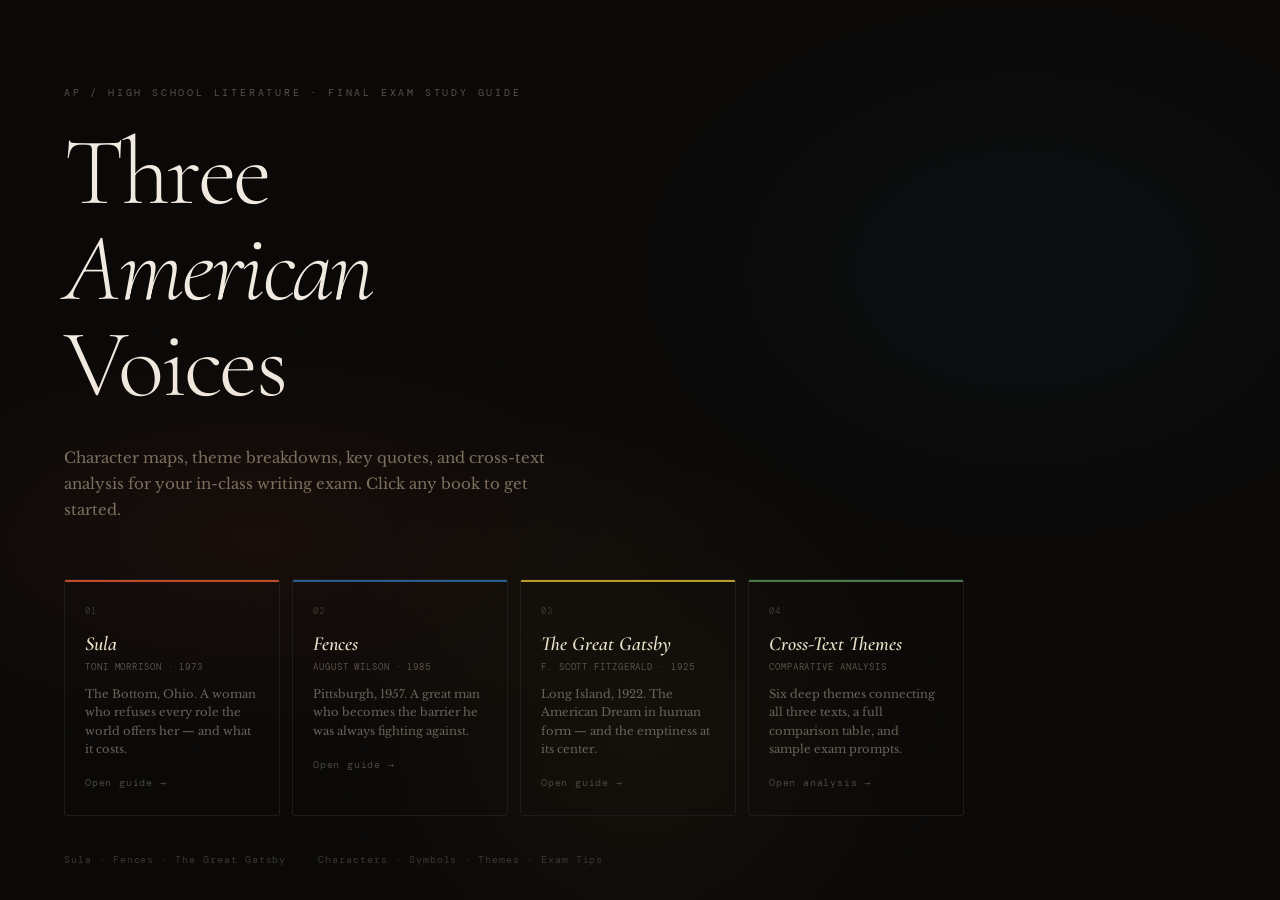
<file: index.html>
<!DOCTYPE html>
<html lang="en">
<head>
<meta charset="UTF-8">
<meta name="viewport" content="width=device-width, initial-scale=1.0">
<title>Lit Study Guide · Sula, Fences, Gatsby</title>
<link rel="stylesheet" href="shared.css">
<style>
  body { --accent: #4A4A4A; --accent-bg: #F2EDE4; }

  .index-hero {
    background: #0A0908;
    min-height: 100vh;
    display: flex;
    flex-direction: column;
    justify-content: center;
    padding: 80px 64px;
    position: relative;
    overflow: hidden;
  }
  .index-hero::before {
    content: '';
    position: absolute;
    inset: 0;
    background:
      radial-gradient(ellipse 60% 40% at 20% 60%, rgba(192,74,42,0.08) 0%, transparent 60%),
      radial-gradient(ellipse 50% 50% at 80% 30%, rgba(42,92,138,0.08) 0%, transparent 60%),
      radial-gradient(ellipse 40% 60% at 50% 80%, rgba(184,154,42,0.06) 0%, transparent 60%);
    pointer-events: none;
  }
  .index-label {
    font-family: 'DM Mono', monospace;
    font-size: 10px;
    letter-spacing: 0.28em;
    text-transform: uppercase;
    color: #5A5248;
    margin-bottom: 24px;
  }
  .index-title {
    font-family: 'Cormorant Garamond', serif;
    font-size: clamp(48px, 8vw, 96px);
    font-weight: 300;
    color: #F0EAE0;
    line-height: 1.0;
    letter-spacing: -0.03em;
    margin-bottom: 32px;
  }
  .index-title em { font-style: italic; }
  .index-sub {
    font-size: 15px;
    color: #7A7060;
    max-width: 520px;
    line-height: 1.75;
    margin-bottom: 56px;
  }
  .index-books {
    display: grid;
    grid-template-columns: repeat(4, 1fr);
    gap: 12px;
    max-width: 900px;
  }
  @media (max-width: 700px) {
    .index-hero { padding: 48px 24px; min-height: auto; }
    .index-books { grid-template-columns: 1fr 1fr; }
  }
  .book-link {
    display: block;
    text-decoration: none;
    padding: 24px 20px;
    border: 1px solid #1E1C18;
    border-radius: 2px;
    transition: border-color 0.2s, background 0.2s, transform 0.15s;
    position: relative;
    overflow: hidden;
  }
  .book-link:hover { transform: translateY(-2px); }
  .book-link::before {
    content: '';
    position: absolute;
    top: 0; left: 0; right: 0;
    height: 2px;
  }
  .book-link.sula   { }
  .book-link.sula::before   { background: #C04A2A; }
  .book-link.fences::before { background: #2A5C8A; }
  .book-link.gatsby::before { background: #B89A2A; }
  .book-link.themes::before { background: #4A7A4A; }
  .book-link.sula:hover   { background: rgba(192,74,42,0.06); border-color: #C04A2A; }
  .book-link.fences:hover { background: rgba(42,92,138,0.06); border-color: #2A5C8A; }
  .book-link.gatsby:hover { background: rgba(184,154,42,0.06); border-color: #B89A2A; }
  .book-link.themes:hover { background: rgba(74,122,74,0.06);  border-color: #4A7A4A; }

  .book-link-number {
    font-family: 'DM Mono', monospace;
    font-size: 9px;
    color: #3A3830;
    letter-spacing: 0.1em;
    margin-bottom: 12px;
  }
  .book-link-title {
    font-family: 'Cormorant Garamond', serif;
    font-size: 20px;
    font-weight: 600;
    font-style: italic;
    color: #E8DFC8;
    line-height: 1.2;
    margin-bottom: 4px;
  }
  .book-link-author {
    font-family: 'DM Mono', monospace;
    font-size: 9px;
    letter-spacing: 0.1em;
    text-transform: uppercase;
    color: #5A5248;
    margin-bottom: 10px;
  }
  .book-link-desc {
    font-size: 11.5px;
    color: #6A6258;
    line-height: 1.6;
  }
  .book-link-arrow {
    display: block;
    margin-top: 16px;
    font-family: 'DM Mono', monospace;
    font-size: 10px;
    color: #4A4840;
    letter-spacing: 0.08em;
    transition: color 0.15s;
  }
  .book-link.sula:hover   .book-link-arrow { color: #C04A2A; }
  .book-link.fences:hover .book-link-arrow { color: #2A5C8A; }
  .book-link.gatsby:hover .book-link-arrow { color: #B89A2A; }
  .book-link.themes:hover .book-link-arrow { color: #4A7A4A; }

  .index-footer {
    position: absolute;
    bottom: 32px;
    left: 64px;
    right: 64px;
    display: flex;
    gap: 32px;
    font-family: 'DM Mono', monospace;
    font-size: 9.5px;
    letter-spacing: 0.1em;
    color: #3A3830;
  }
  @media (max-width: 700px) {
    .index-footer { position: static; margin-top: 40px; left: auto; right: auto; flex-wrap: wrap; }
  }
</style>
</head>
<body>

<div class="index-hero">
  <div class="index-label">AP / High School Literature · Final Exam Study Guide</div>

  <h1 class="index-title">
    Three<br><em>American</em><br>Voices
  </h1>

  <p class="index-sub">
    Character maps, theme breakdowns, key quotes, and cross-text analysis for your in-class writing exam. Click any book to get started.
  </p>

  <div class="index-books">

    <a href="sula.html" class="book-link sula fade-up fade-up-1">
      <div class="book-link-number">01</div>
      <div class="book-link-title">Sula</div>
      <div class="book-link-author">Toni Morrison · 1973</div>
      <div class="book-link-desc">The Bottom, Ohio. A woman who refuses every role the world offers her — and what it costs.</div>
      <span class="book-link-arrow">Open guide →</span>
    </a>

    <a href="fences.html" class="book-link fences fade-up fade-up-2">
      <div class="book-link-number">02</div>
      <div class="book-link-title">Fences</div>
      <div class="book-link-author">August Wilson · 1985</div>
      <div class="book-link-desc">Pittsburgh, 1957. A great man who becomes the barrier he was always fighting against.</div>
      <span class="book-link-arrow">Open guide →</span>
    </a>

    <a href="gatsby.html" class="book-link gatsby fade-up fade-up-3">
      <div class="book-link-number">03</div>
      <div class="book-link-title">The Great Gatsby</div>
      <div class="book-link-author">F. Scott Fitzgerald · 1925</div>
      <div class="book-link-desc">Long Island, 1922. The American Dream in human form — and the emptiness at its center.</div>
      <span class="book-link-arrow">Open guide →</span>
    </a>

    <a href="themes.html" class="book-link themes fade-up fade-up-4">
      <div class="book-link-number">04</div>
      <div class="book-link-title">Cross-Text Themes</div>
      <div class="book-link-author">Comparative Analysis</div>
      <div class="book-link-desc">Six deep themes connecting all three texts, a full comparison table, and sample exam prompts.</div>
      <span class="book-link-arrow">Open analysis →</span>
    </a>

  </div>

  <div class="index-footer">
    <span>Sula · Fences · The Great Gatsby</span>
    <span>Characters · Symbols · Themes · Exam Tips</span>
  </div>
</div>

</body>
</html>
</file>
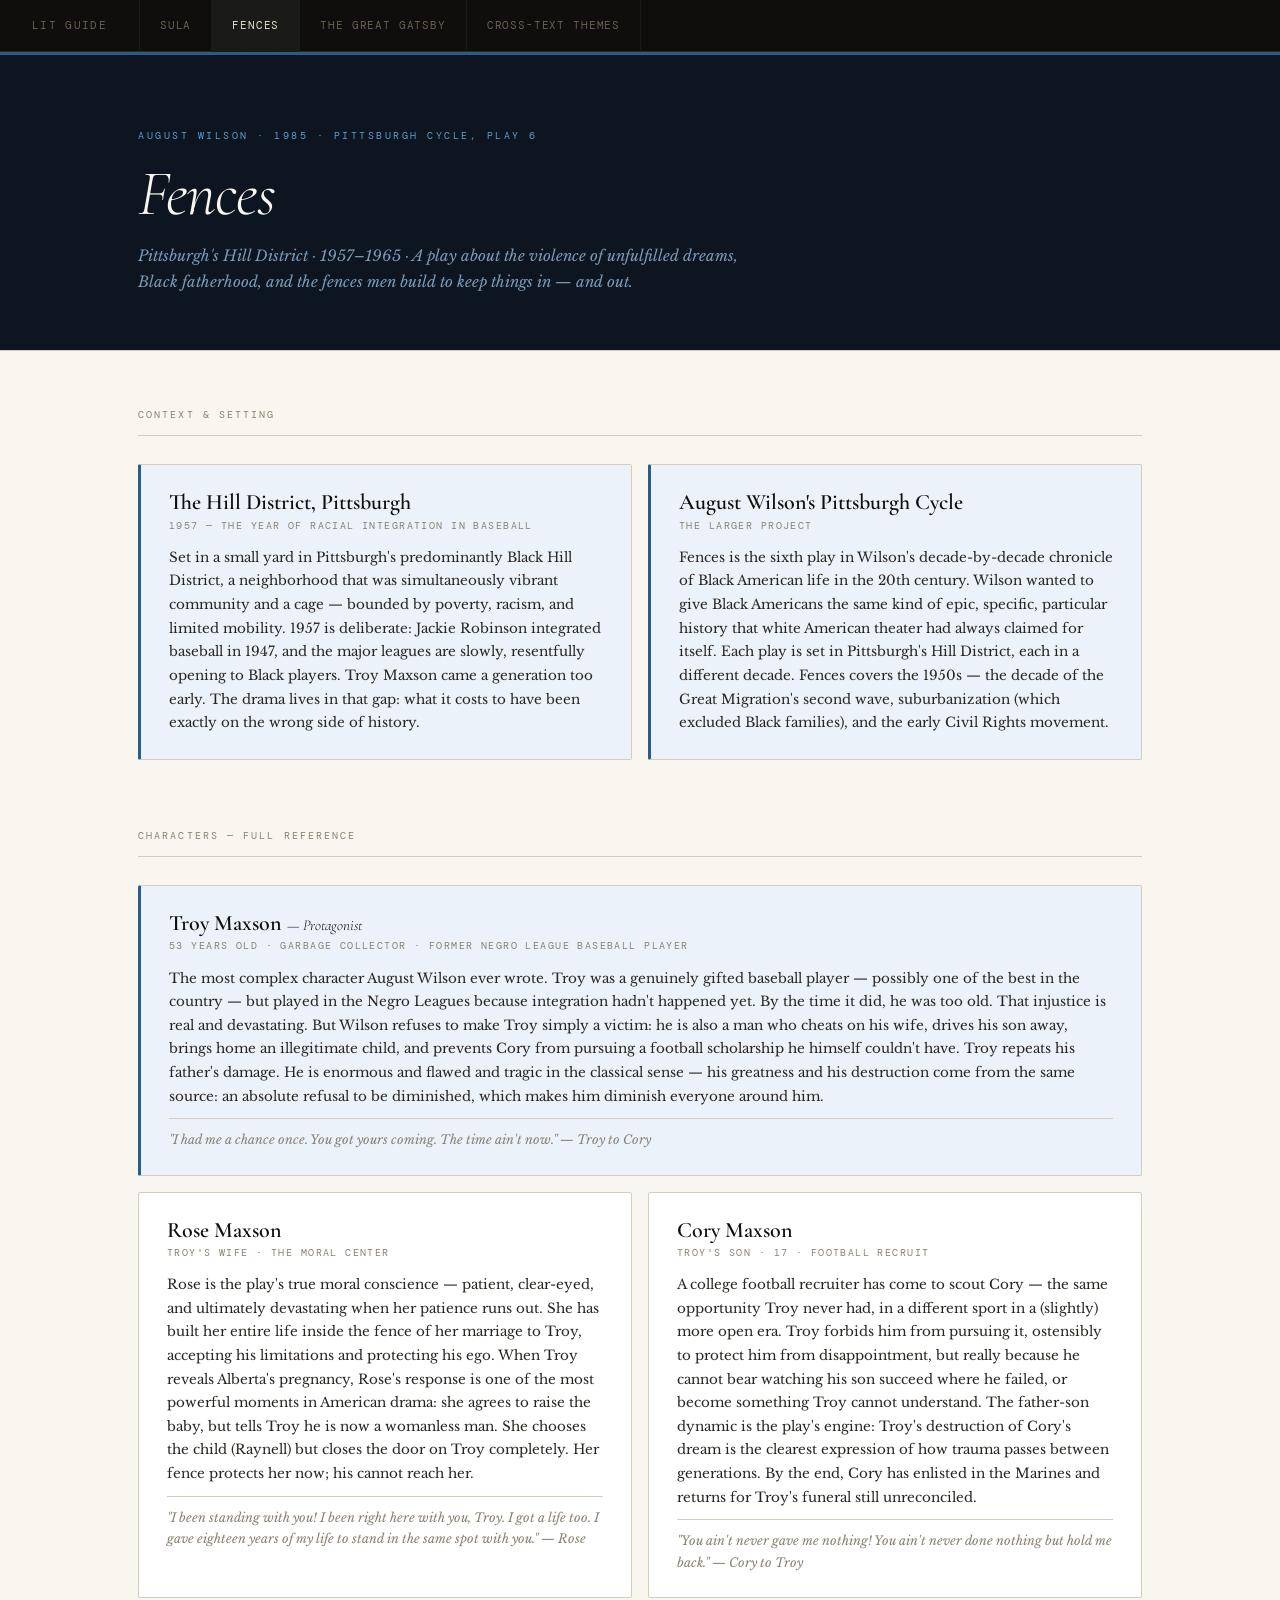
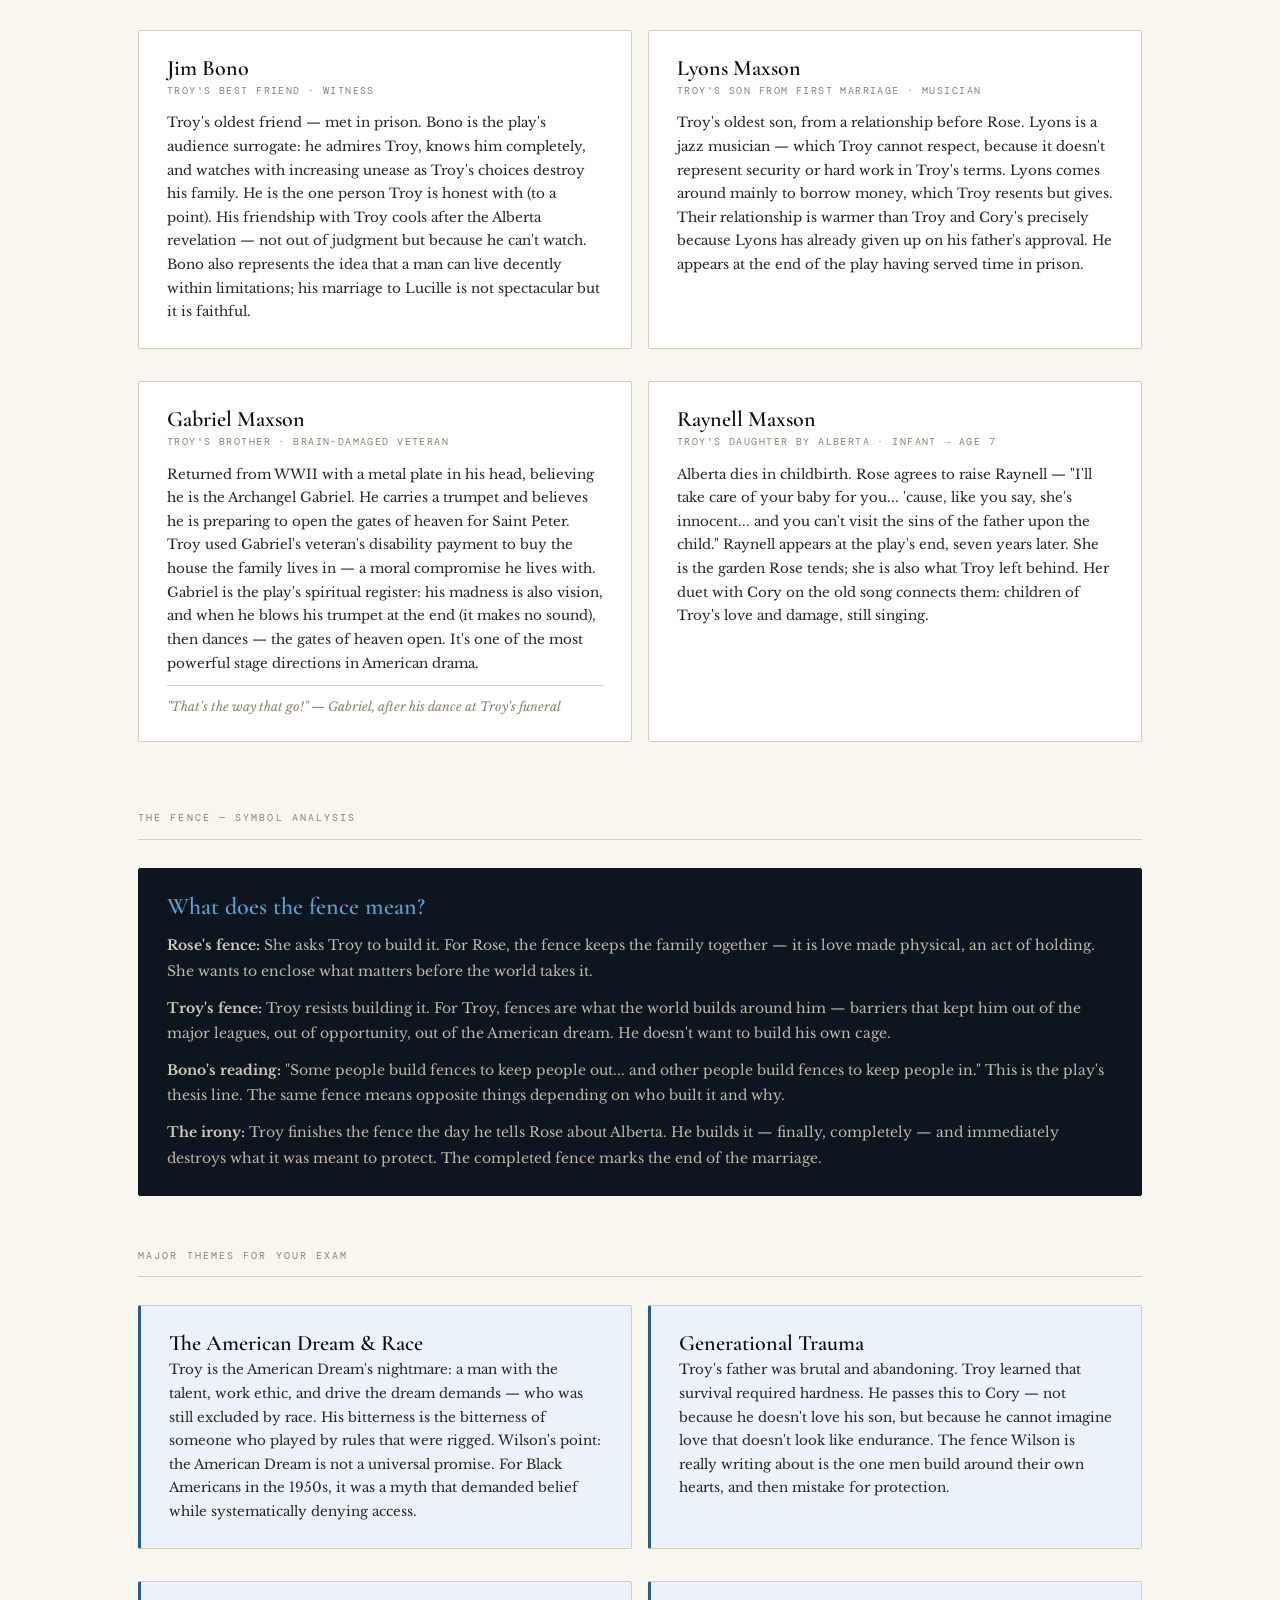
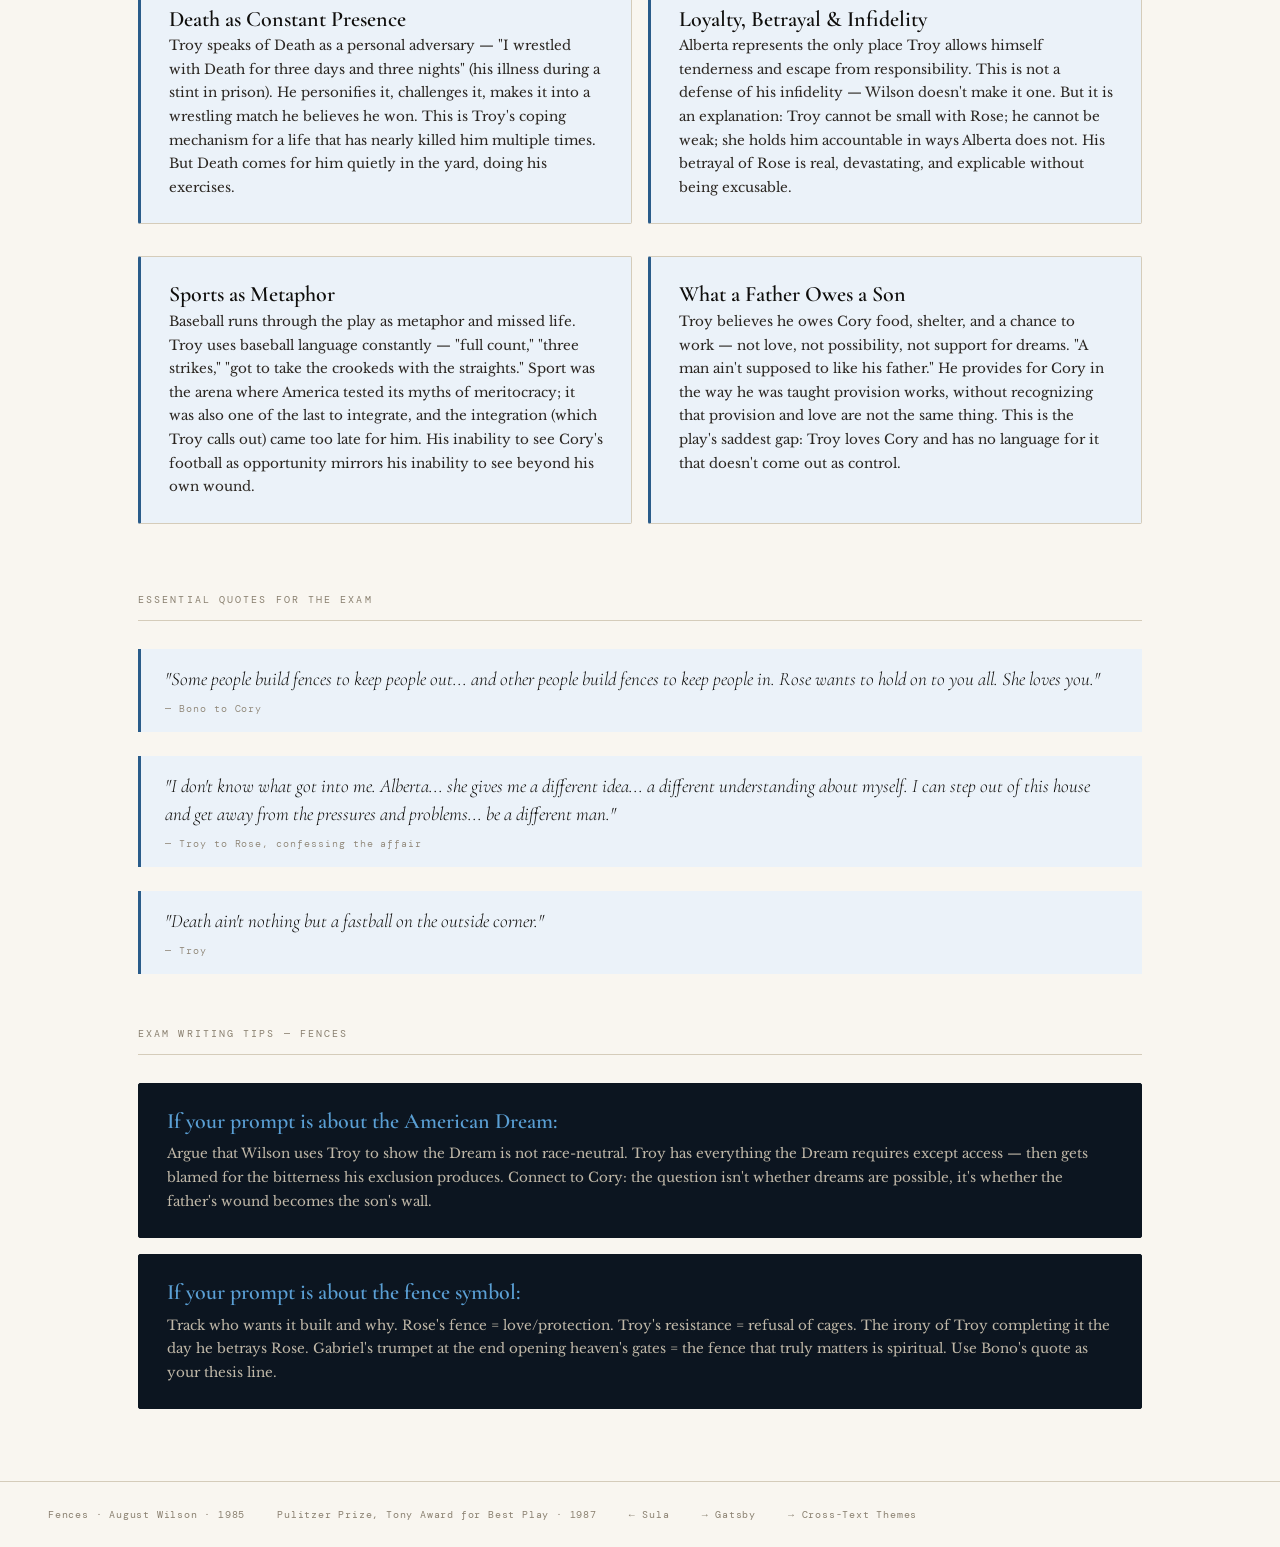
<file: fences.html>
<!DOCTYPE html>
<html lang="en">
<head>
<meta charset="UTF-8">
<meta name="viewport" content="width=device-width, initial-scale=1.0">
<title>Fences · Lit Study Guide</title>
<link rel="stylesheet" href="shared.css">
<style>
  body { --accent: #2A5C8A; --accent-bg: #EBF2F9; }
  .hero { background: #0C1520; color: var(--off-white); }
  .hero .hero-label { color: #5A9FD4; }
  .hero .hero-desc { color: #7A9AB8; }
  .hero h1 { color: var(--off-white); }
</style>
</head>
<body class="page-fences">

<nav class="sitenav">
  <a class="sitenav-brand" href="index.html">Lit Guide</a>
  <div class="sitenav-links">
    <a href="sula.html">Sula</a>
    <a href="fences.html" class="active">Fences</a>
    <a href="gatsby.html">The Great Gatsby</a>
    <a href="themes.html">Cross-Text Themes</a>
  </div>
</nav>

<div class="accent-bar"></div>
<div class="hero">
  <div class="content" style="padding-top:0; padding-bottom:0;">
    <div class="hero-label fade-up">August Wilson · 1985 · Pittsburgh Cycle, Play 6</div>
    <h1 class="fade-up fade-up-1"><em>Fences</em></h1>
    <p class="hero-desc fade-up fade-up-2">Pittsburgh's Hill District · 1957–1965 · A play about the violence of unfulfilled dreams, Black fatherhood, and the fences men build to keep things in — and out.</p>
  </div>
</div>

<div class="content">

  <!-- CONTEXT -->
  <div class="section-label">Context &amp; Setting</div>
  <div class="grid-2">
    <div class="card accent">
      <div class="card-title">The Hill District, Pittsburgh</div>
      <div class="card-subtitle">1957 — The year of racial integration in baseball</div>
      <div class="card-body">Set in a small yard in Pittsburgh's predominantly Black Hill District, a neighborhood that was simultaneously vibrant community and a cage — bounded by poverty, racism, and limited mobility. 1957 is deliberate: Jackie Robinson integrated baseball in 1947, and the major leagues are slowly, resentfully opening to Black players. Troy Maxson came a generation too early. The drama lives in that gap: what it costs to have been exactly on the wrong side of history.</div>
    </div>
    <div class="card accent">
      <div class="card-title">August Wilson's Pittsburgh Cycle</div>
      <div class="card-subtitle">The larger project</div>
      <div class="card-body">Fences is the sixth play in Wilson's decade-by-decade chronicle of Black American life in the 20th century. Wilson wanted to give Black Americans the same kind of epic, specific, particular history that white American theater had always claimed for itself. Each play is set in Pittsburgh's Hill District, each in a different decade. Fences covers the 1950s — the decade of the Great Migration's second wave, suburbanization (which excluded Black families), and the early Civil Rights movement.</div>
    </div>
  </div>

  <!-- CHARACTERS -->
  <div class="section-label">Characters — Full Reference</div>

  <div class="card accent" style="border-left:3px solid var(--accent);">
    <div class="card-title">Troy Maxson <span style="font-weight:300; font-size:15px; font-style:italic;">— Protagonist</span></div>
    <div class="card-subtitle">53 years old · Garbage collector · Former Negro League baseball player</div>
    <div class="card-body">The most complex character August Wilson ever wrote. Troy was a genuinely gifted baseball player — possibly one of the best in the country — but played in the Negro Leagues because integration hadn't happened yet. By the time it did, he was too old. That injustice is real and devastating. But Wilson refuses to make Troy simply a victim: he is also a man who cheats on his wife, drives his son away, brings home an illegitimate child, and prevents Cory from pursuing a football scholarship he himself couldn't have. Troy repeats his father's damage. He is enormous and flawed and tragic in the classical sense — his greatness and his destruction come from the same source: an absolute refusal to be diminished, which makes him diminish everyone around him.</div>
    <div class="card-quote">"I had me a chance once. You got yours coming. The time ain't now." — Troy to Cory</div>
  </div>

  <div class="grid-2" style="margin-top:16px;">

    <div class="card">
      <div class="card-title">Rose Maxson</div>
      <div class="card-subtitle">Troy's wife · The moral center</div>
      <div class="card-body">Rose is the play's true moral conscience — patient, clear-eyed, and ultimately devastating when her patience runs out. She has built her entire life inside the fence of her marriage to Troy, accepting his limitations and protecting his ego. When Troy reveals Alberta's pregnancy, Rose's response is one of the most powerful moments in American drama: she agrees to raise the baby, but tells Troy he is now a womanless man. She chooses the child (Raynell) but closes the door on Troy completely. Her fence protects her now; his cannot reach her.</div>
      <div class="card-quote">"I been standing with you! I been right here with you, Troy. I got a life too. I gave eighteen years of my life to stand in the same spot with you." — Rose</div>
    </div>

    <div class="card">
      <div class="card-title">Cory Maxson</div>
      <div class="card-subtitle">Troy's son · 17 · Football recruit</div>
      <div class="card-body">A college football recruiter has come to scout Cory — the same opportunity Troy never had, in a different sport in a (slightly) more open era. Troy forbids him from pursuing it, ostensibly to protect him from disappointment, but really because he cannot bear watching his son succeed where he failed, or become something Troy cannot understand. The father-son dynamic is the play's engine: Troy's destruction of Cory's dream is the clearest expression of how trauma passes between generations. By the end, Cory has enlisted in the Marines and returns for Troy's funeral still unreconciled.</div>
      <div class="card-quote">"You ain't never gave me nothing! You ain't never done nothing but hold me back." — Cory to Troy</div>
    </div>

    <div class="card">
      <div class="card-title">Jim Bono</div>
      <div class="card-subtitle">Troy's best friend · Witness</div>
      <div class="card-body">Troy's oldest friend — met in prison. Bono is the play's audience surrogate: he admires Troy, knows him completely, and watches with increasing unease as Troy's choices destroy his family. He is the one person Troy is honest with (to a point). His friendship with Troy cools after the Alberta revelation — not out of judgment but because he can't watch. Bono also represents the idea that a man can live decently within limitations; his marriage to Lucille is not spectacular but it is faithful.</div>
    </div>

    <div class="card">
      <div class="card-title">Lyons Maxson</div>
      <div class="card-subtitle">Troy's son from first marriage · Musician</div>
      <div class="card-body">Troy's oldest son, from a relationship before Rose. Lyons is a jazz musician — which Troy cannot respect, because it doesn't represent security or hard work in Troy's terms. Lyons comes around mainly to borrow money, which Troy resents but gives. Their relationship is warmer than Troy and Cory's precisely because Lyons has already given up on his father's approval. He appears at the end of the play having served time in prison.</div>
    </div>

    <div class="card">
      <div class="card-title">Gabriel Maxson</div>
      <div class="card-subtitle">Troy's brother · Brain-damaged veteran</div>
      <div class="card-body">Returned from WWII with a metal plate in his head, believing he is the Archangel Gabriel. He carries a trumpet and believes he is preparing to open the gates of heaven for Saint Peter. Troy used Gabriel's veteran's disability payment to buy the house the family lives in — a moral compromise he lives with. Gabriel is the play's spiritual register: his madness is also vision, and when he blows his trumpet at the end (it makes no sound), then dances — the gates of heaven open. It's one of the most powerful stage directions in American drama.</div>
      <div class="card-quote">"That's the way that go!" — Gabriel, after his dance at Troy's funeral</div>
    </div>

    <div class="card">
      <div class="card-title">Raynell Maxson</div>
      <div class="card-subtitle">Troy's daughter by Alberta · Infant → age 7</div>
      <div class="card-body">Alberta dies in childbirth. Rose agrees to raise Raynell — "I'll take care of your baby for you... 'cause, like you say, she's innocent... and you can't visit the sins of the father upon the child." Raynell appears at the play's end, seven years later. She is the garden Rose tends; she is also what Troy left behind. Her duet with Cory on the old song connects them: children of Troy's love and damage, still singing.</div>
    </div>

  </div>

  <!-- THE FENCE ITSELF -->
  <div class="section-label">The Fence — Symbol Analysis</div>
  <div class="card" style="background:#0C1520; color:#D0C8B8; border-color:#0C1520;">
    <div class="card-title" style="color:#5A9FD4; font-size:24px;">What does the fence mean?</div>
    <div class="card-body" style="color:#C0B8A8; margin-top:12px; font-size:14px; line-height:1.8;">
      <p style="margin-bottom:12px;"><strong style="color:#D0C8B8;">Rose's fence:</strong> She asks Troy to build it. For Rose, the fence keeps the family together — it is love made physical, an act of holding. She wants to enclose what matters before the world takes it.</p>
      <p style="margin-bottom:12px;"><strong style="color:#D0C8B8;">Troy's fence:</strong> Troy resists building it. For Troy, fences are what the world builds around him — barriers that kept him out of the major leagues, out of opportunity, out of the American dream. He doesn't want to build his own cage.</p>
      <p style="margin-bottom:12px;"><strong style="color:#D0C8B8;">Bono's reading:</strong> "Some people build fences to keep people out... and other people build fences to keep people in." This is the play's thesis line. The same fence means opposite things depending on who built it and why.</p>
      <p><strong style="color:#D0C8B8;">The irony:</strong> Troy finishes the fence the day he tells Rose about Alberta. He builds it — finally, completely — and immediately destroys what it was meant to protect. The completed fence marks the end of the marriage.</p>
    </div>
  </div>

  <!-- MAJOR THEMES -->
  <div class="section-label">Major Themes for Your Exam</div>
  <div class="grid-2">

    <div class="card accent">
      <div class="card-title">The American Dream &amp; Race</div>
      <div class="card-body">Troy is the American Dream's nightmare: a man with the talent, work ethic, and drive the dream demands — who was still excluded by race. His bitterness is the bitterness of someone who played by rules that were rigged. Wilson's point: the American Dream is not a universal promise. For Black Americans in the 1950s, it was a myth that demanded belief while systematically denying access.</div>
    </div>

    <div class="card accent">
      <div class="card-title">Generational Trauma</div>
      <div class="card-body">Troy's father was brutal and abandoning. Troy learned that survival required hardness. He passes this to Cory — not because he doesn't love his son, but because he cannot imagine love that doesn't look like endurance. The fence Wilson is really writing about is the one men build around their own hearts, and then mistake for protection.</div>
    </div>

    <div class="card accent">
      <div class="card-title">Death as Constant Presence</div>
      <div class="card-body">Troy speaks of Death as a personal adversary — "I wrestled with Death for three days and three nights" (his illness during a stint in prison). He personifies it, challenges it, makes it into a wrestling match he believes he won. This is Troy's coping mechanism for a life that has nearly killed him multiple times. But Death comes for him quietly in the yard, doing his exercises.</div>
    </div>

    <div class="card accent">
      <div class="card-title">Loyalty, Betrayal &amp; Infidelity</div>
      <div class="card-body">Alberta represents the only place Troy allows himself tenderness and escape from responsibility. This is not a defense of his infidelity — Wilson doesn't make it one. But it is an explanation: Troy cannot be small with Rose; he cannot be weak; she holds him accountable in ways Alberta does not. His betrayal of Rose is real, devastating, and explicable without being excusable.</div>
    </div>

    <div class="card accent">
      <div class="card-title">Sports as Metaphor</div>
      <div class="card-body">Baseball runs through the play as metaphor and missed life. Troy uses baseball language constantly — "full count," "three strikes," "got to take the crookeds with the straights." Sport was the arena where America tested its myths of meritocracy; it was also one of the last to integrate, and the integration (which Troy calls out) came too late for him. His inability to see Cory's football as opportunity mirrors his inability to see beyond his own wound.</div>
    </div>

    <div class="card accent">
      <div class="card-title">What a Father Owes a Son</div>
      <div class="card-body">Troy believes he owes Cory food, shelter, and a chance to work — not love, not possibility, not support for dreams. "A man ain't supposed to like his father." He provides for Cory in the way he was taught provision works, without recognizing that provision and love are not the same thing. This is the play's saddest gap: Troy loves Cory and has no language for it that doesn't come out as control.</div>
    </div>

  </div>

  <!-- QUOTES -->
  <div class="section-label">Essential Quotes for the Exam</div>

  <div class="big-quote">"Some people build fences to keep people out... and other people build fences to keep people in. Rose wants to hold on to you all. She loves you."<cite>— Bono to Cory</cite></div>

  <div class="big-quote">"I don't know what got into me. Alberta... she gives me a different idea... a different understanding about myself. I can step out of this house and get away from the pressures and problems... be a different man."<cite>— Troy to Rose, confessing the affair</cite></div>

  <div class="big-quote">"Death ain't nothing but a fastball on the outside corner."<cite>— Troy</cite></div>

  <!-- EXAM TIPS -->
  <div class="section-label">Exam Writing Tips — Fences</div>
  <div class="card" style="background:#0C1520; color:#E8DFC8; border-color:#0C1520;">
    <div class="card-title" style="color:#5A9FD4;">If your prompt is about the American Dream:</div>
    <div class="card-body" style="color:#C0B8A8; margin-top:8px;">Argue that Wilson uses Troy to show the Dream is not race-neutral. Troy has everything the Dream requires except access — then gets blamed for the bitterness his exclusion produces. Connect to Cory: the question isn't whether dreams are possible, it's whether the father's wound becomes the son's wall.</div>
  </div>
  <div class="card" style="background:#0C1520; color:#E8DFC8; border-color:#0C1520; margin-top:8px;">
    <div class="card-title" style="color:#5A9FD4;">If your prompt is about the fence symbol:</div>
    <div class="card-body" style="color:#C0B8A8; margin-top:8px;">Track who wants it built and why. Rose's fence = love/protection. Troy's resistance = refusal of cages. The irony of Troy completing it the day he betrays Rose. Gabriel's trumpet at the end opening heaven's gates = the fence that truly matters is spiritual. Use Bono's quote as your thesis line.</div>
  </div>

</div>

<footer class="site-footer">
  <span>Fences · August Wilson · 1985</span>
  <span>Pulitzer Prize, Tony Award for Best Play · 1987</span>
  <a href="sula.html">← Sula</a>
  <a href="gatsby.html">→ Gatsby</a>
  <a href="themes.html">→ Cross-Text Themes</a>
</footer>

</body>
</html>
</file>
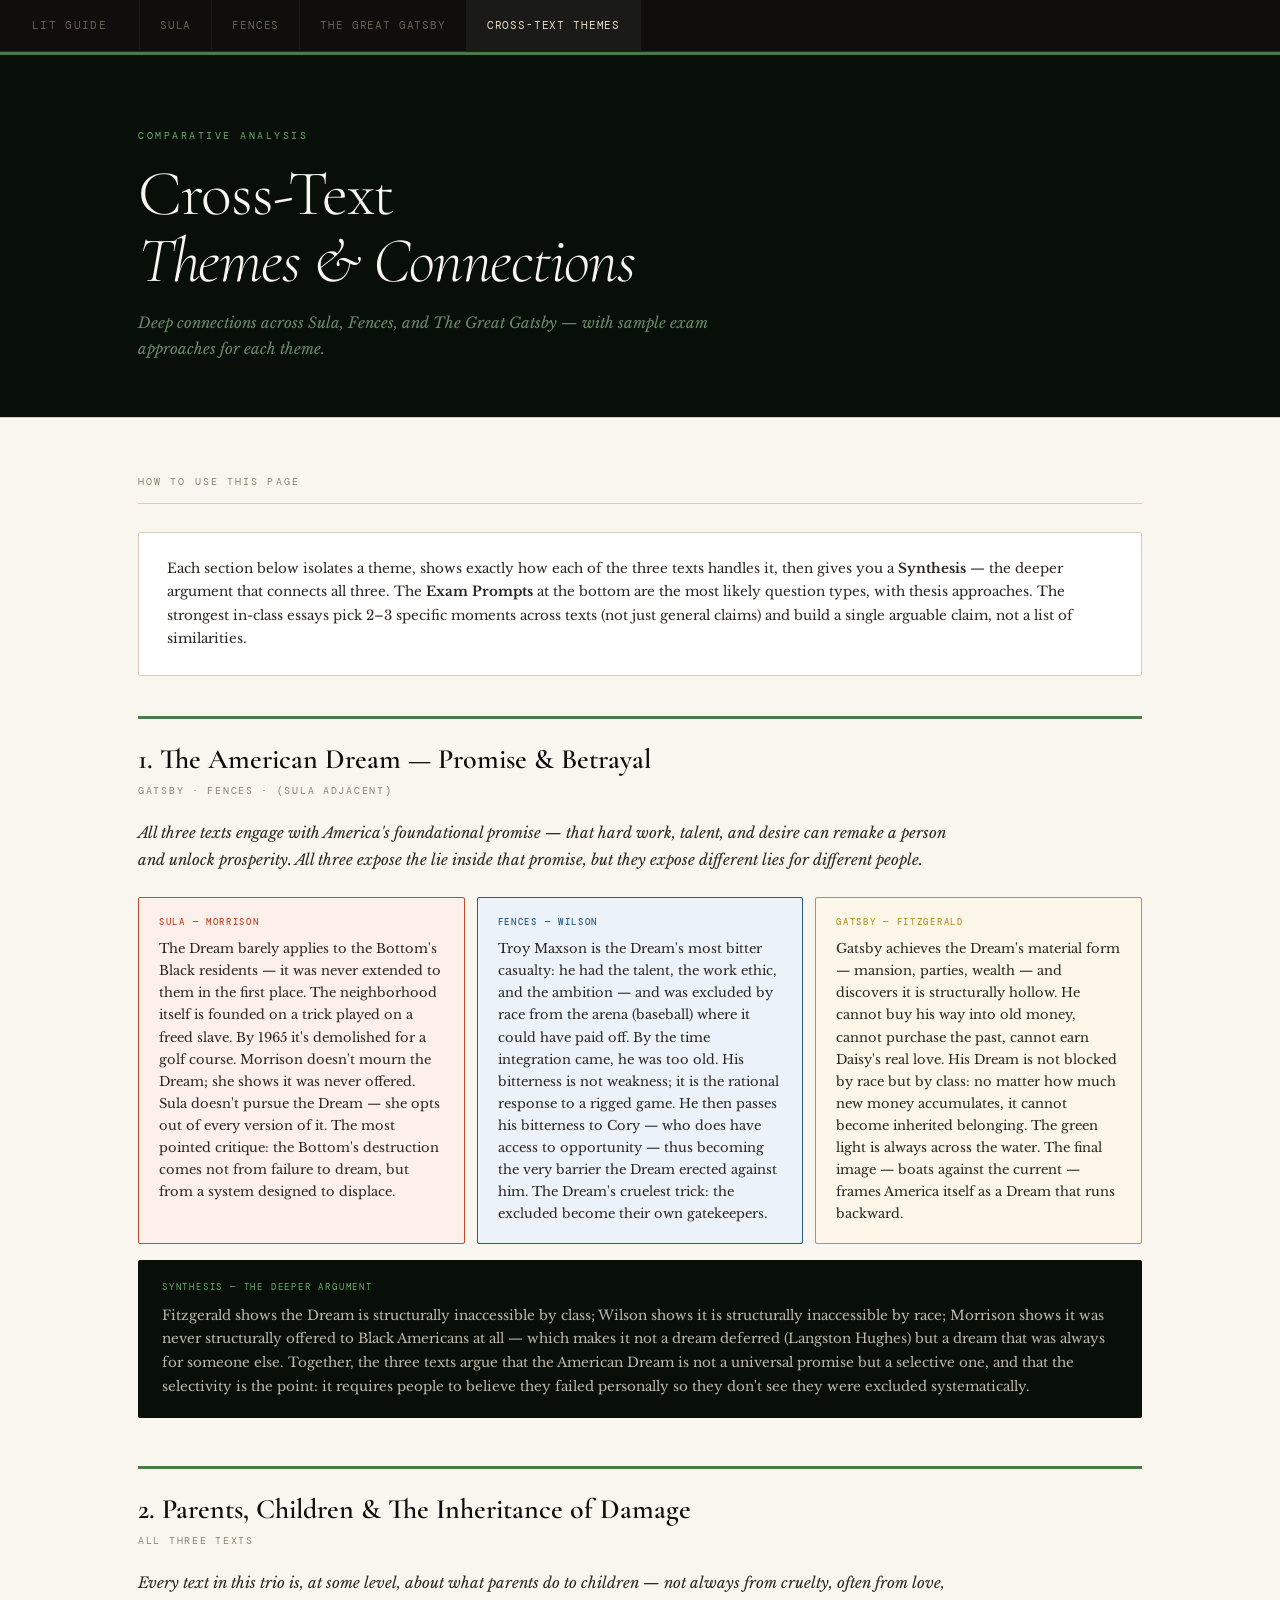
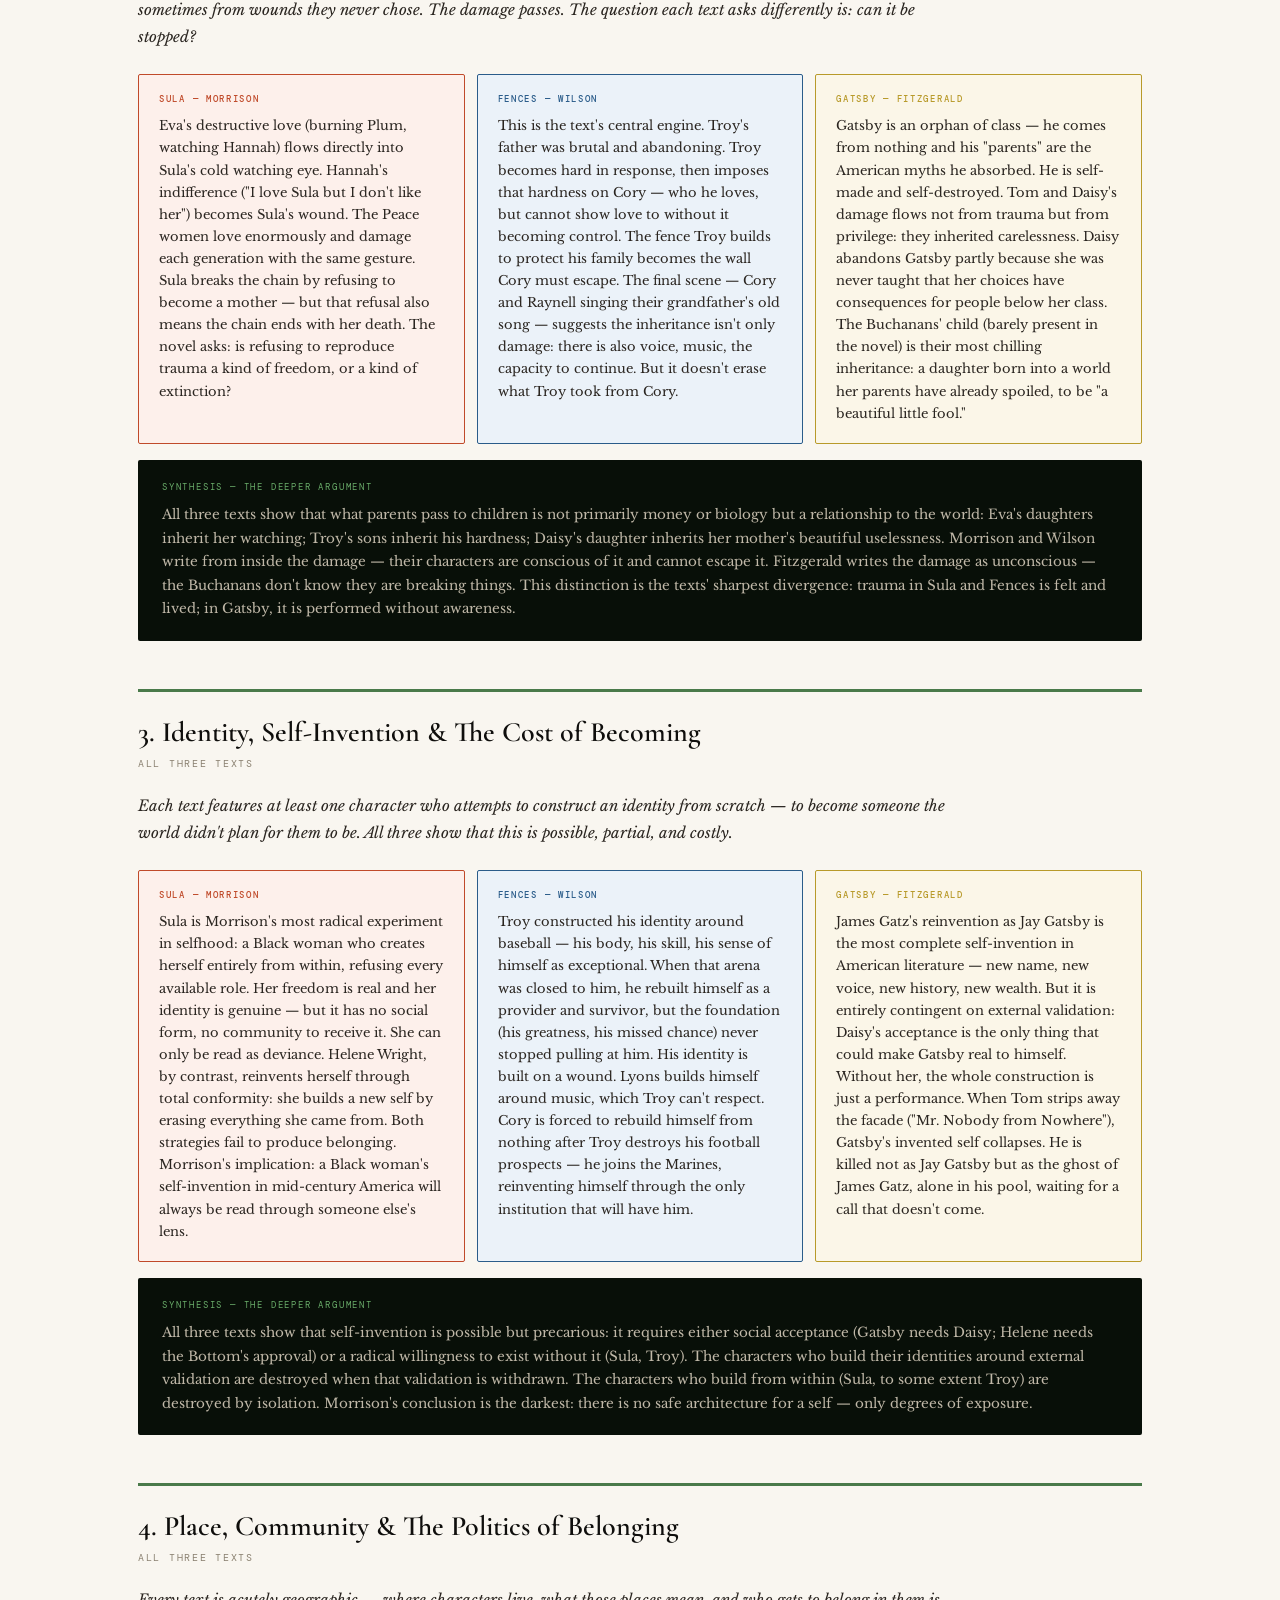
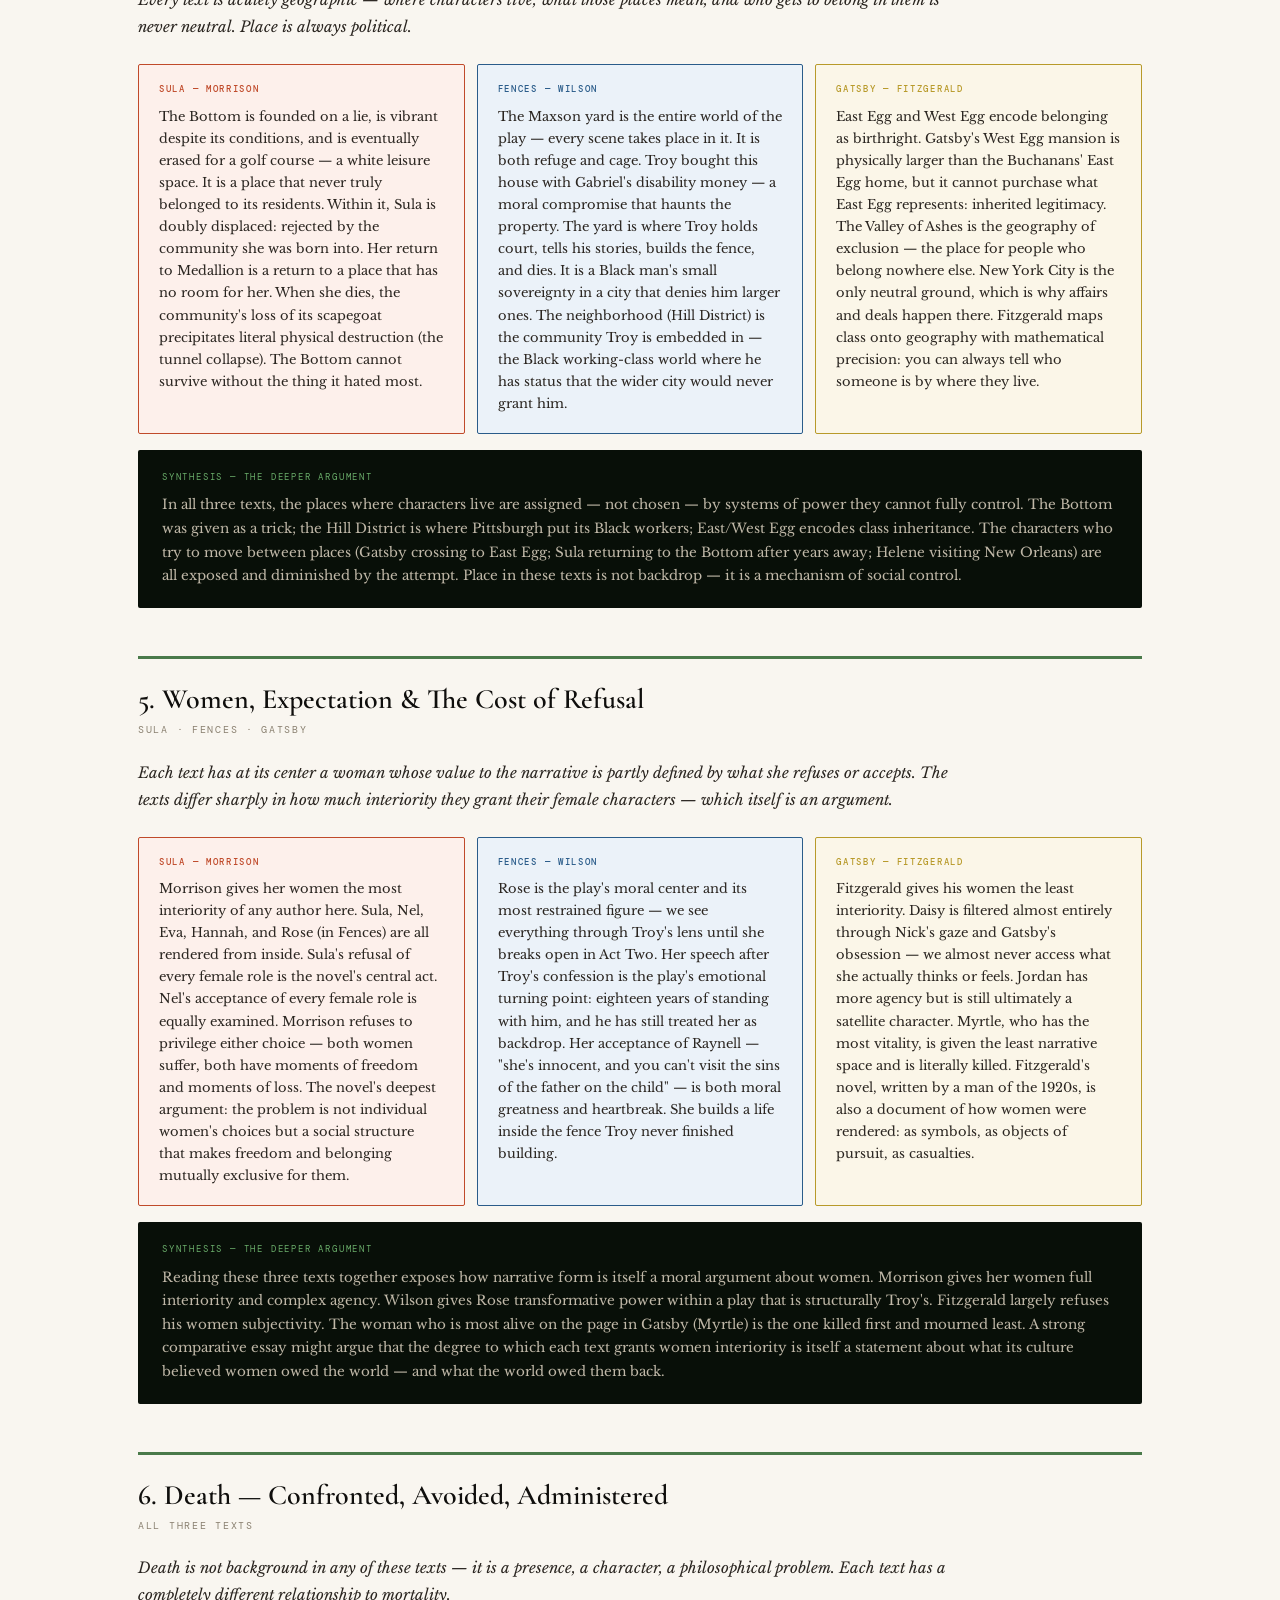
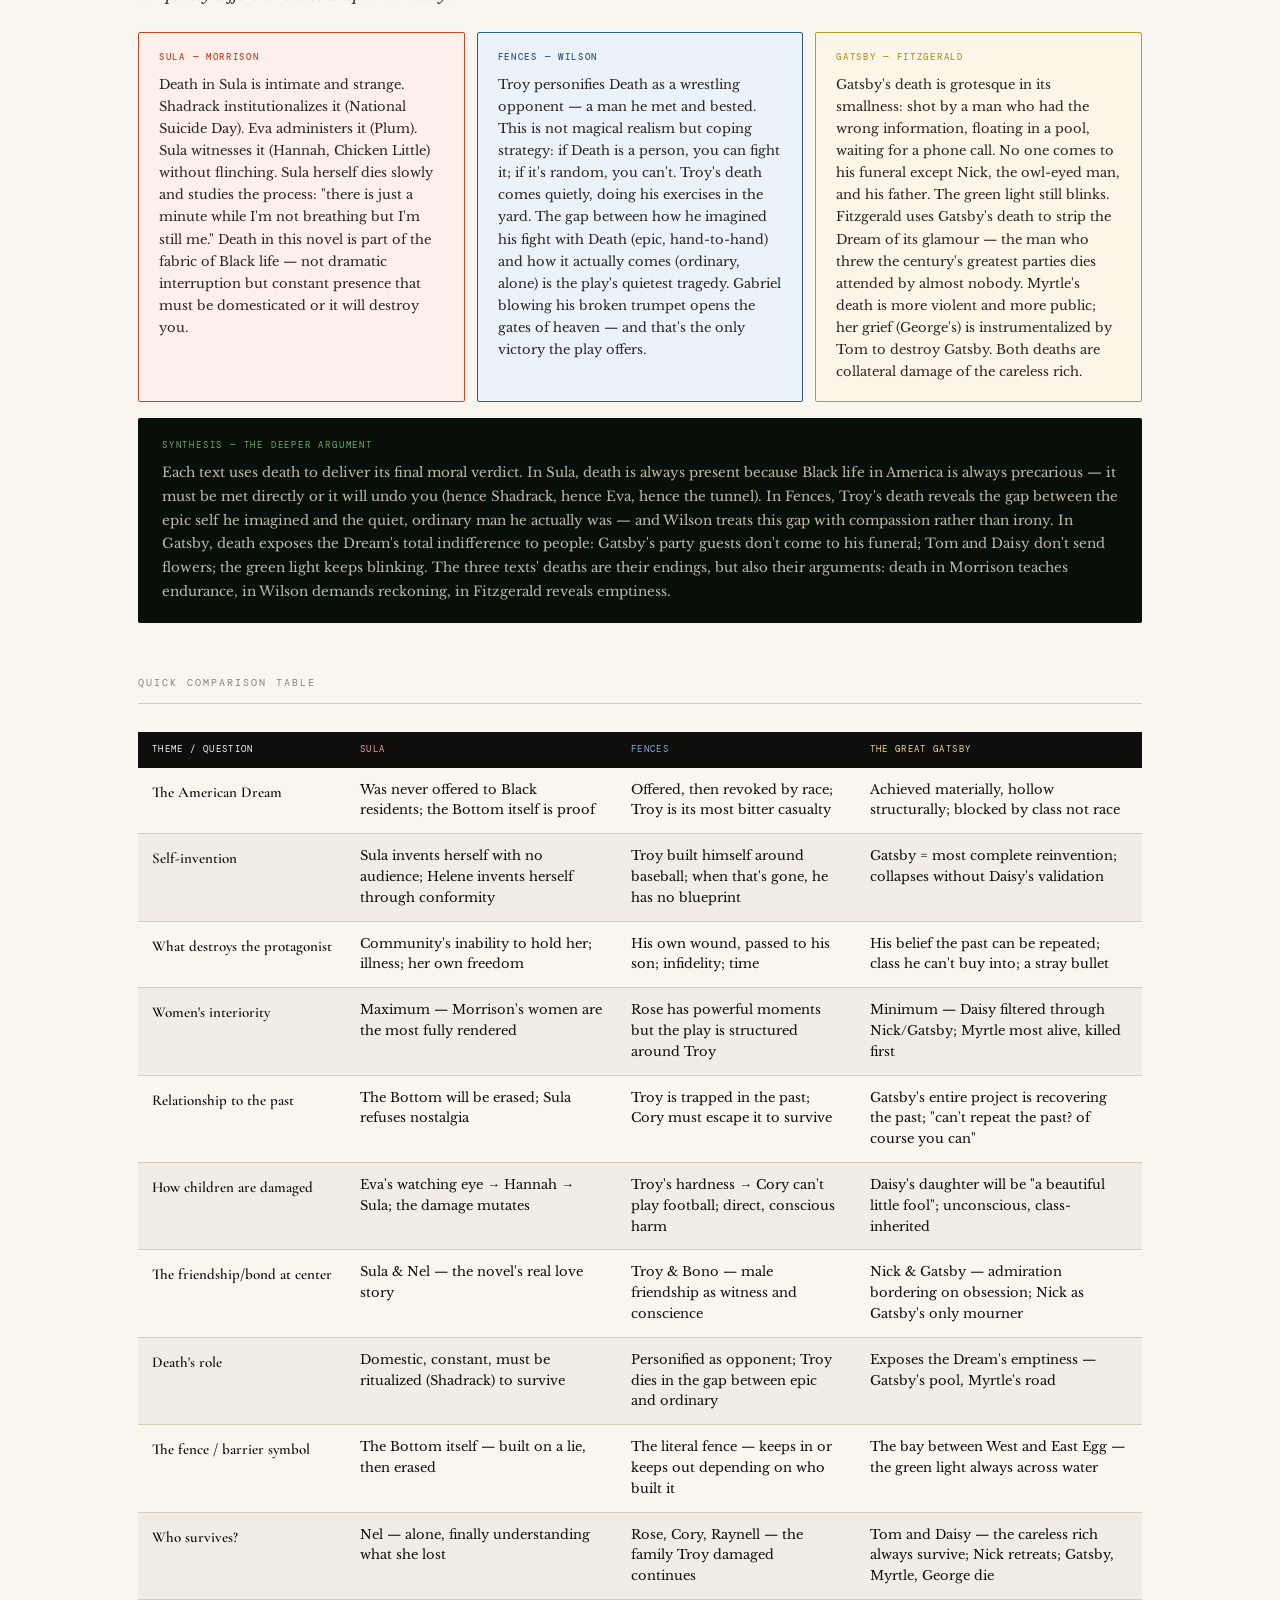
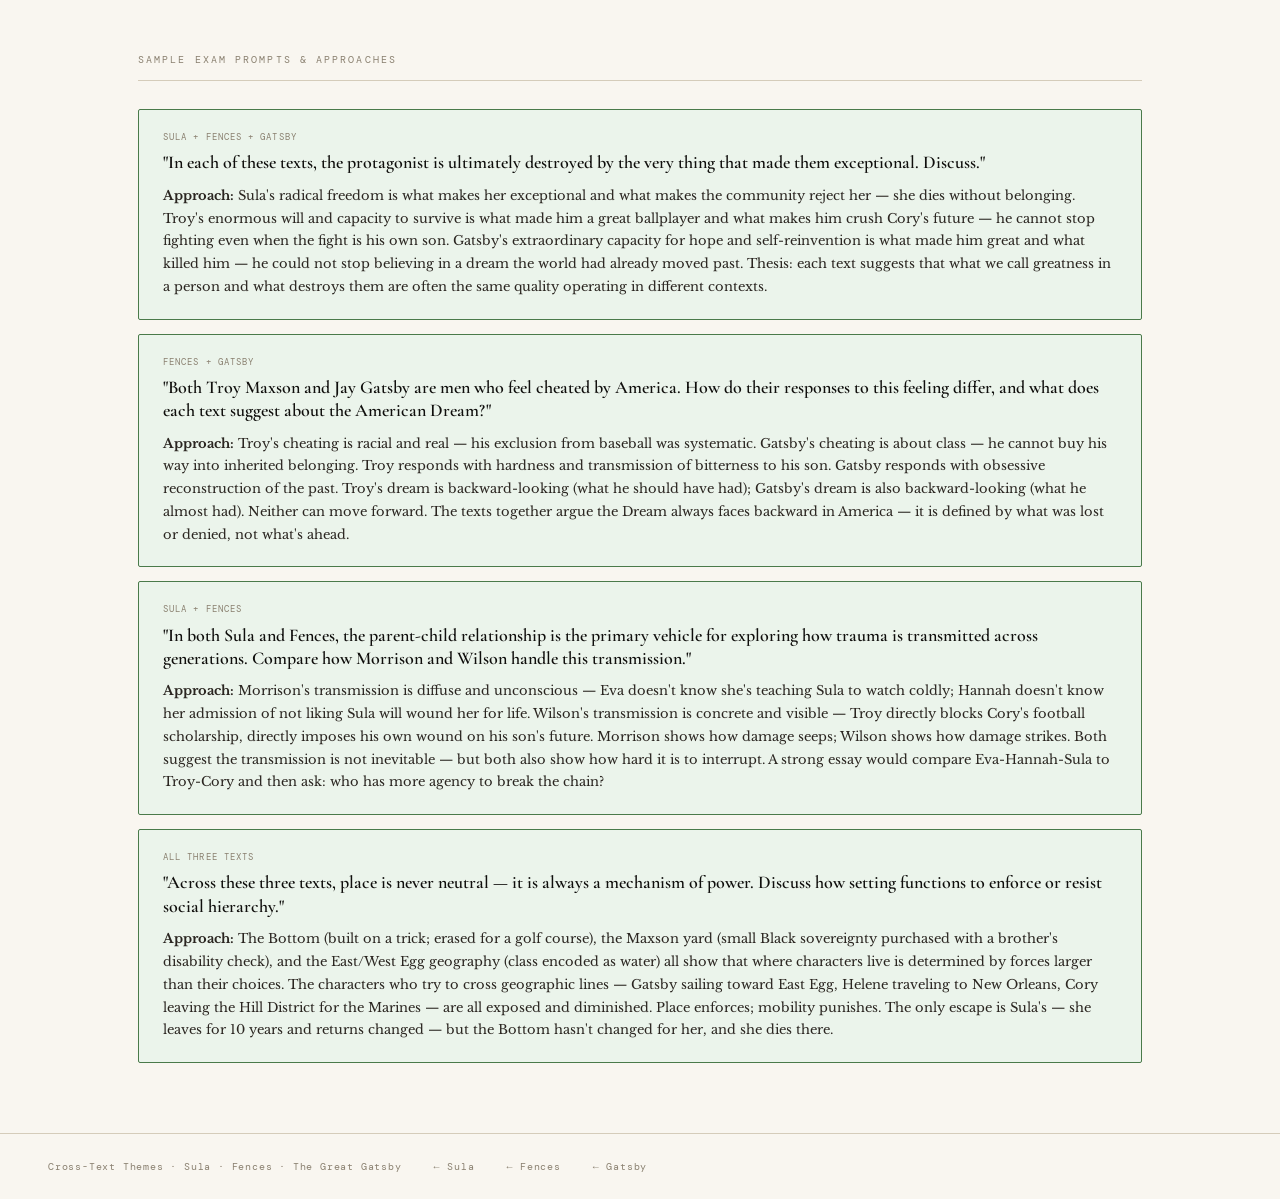
<file: themes.html>
<!DOCTYPE html>
<html lang="en">
<head>
<meta charset="UTF-8">
<meta name="viewport" content="width=device-width, initial-scale=1.0">
<title>Cross-Text Themes · Lit Study Guide</title>
<link rel="stylesheet" href="shared.css">
<style>
  body { --accent: #4A7A4A; --accent-bg: #EBF4EB; }
  .hero { background: #080F08; color: var(--off-white); }
  .hero .hero-label { color: #6AAD6A; }
  .hero .hero-desc { color: #6A8A6A; }
  .hero h1 { color: var(--off-white); }
  .theme-block {
    border-top: 3px solid var(--accent);
    margin-bottom: 48px;
    padding-top: 24px;
  }
  .theme-block-title {
    font-family: 'Cormorant Garamond', serif;
    font-size: 28px;
    font-weight: 600;
    line-height: 1.2;
    margin-bottom: 6px;
  }
  .theme-block-subtitle {
    font-family: 'DM Mono', monospace;
    font-size: 9.5px;
    letter-spacing: 0.18em;
    text-transform: uppercase;
    color: var(--muted);
    margin-bottom: 20px;
  }
  .theme-block-intro {
    font-size: 15px;
    line-height: 1.8;
    max-width: 820px;
    margin-bottom: 24px;
    font-style: italic;
    color: #2A2520;
  }
  .book-breakdown {
    display: grid;
    grid-template-columns: 1fr 1fr 1fr;
    gap: 12px;
    margin-bottom: 16px;
  }
  @media (max-width: 700px) { .book-breakdown { grid-template-columns: 1fr; } }
  .book-card {
    padding: 18px 20px;
    border-radius: 2px;
    border: 1px solid var(--rule);
  }
  .book-card-label {
    font-family: 'DM Mono', monospace;
    font-size: 8.5px;
    letter-spacing: 0.2em;
    text-transform: uppercase;
    margin-bottom: 8px;
    font-weight: 500;
  }
  .book-card-body { font-size: 13px; line-height: 1.7; color: #2A2520; }
  .sula-card   { background: #FDF0EB; border-color: #C04A2A; }
  .sula-card   .book-card-label { color: #C04A2A; }
  .fences-card { background: #EBF2F9; border-color: #2A5C8A; }
  .fences-card .book-card-label { color: #2A5C8A; }
  .gatsby-card { background: #FBF6E8; border-color: #B89A2A; }
  .gatsby-card .book-card-label { color: #B89A2A; }

  .synthesis-box {
    background: #080F08;
    color: #D0C8B0;
    padding: 20px 24px;
    border-radius: 2px;
    margin-top: 12px;
  }
  .synthesis-box-label {
    font-family: 'DM Mono', monospace;
    font-size: 9px;
    letter-spacing: 0.2em;
    text-transform: uppercase;
    color: #6AAD6A;
    margin-bottom: 8px;
  }
  .synthesis-box-body {
    font-size: 13.5px;
    line-height: 1.75;
    color: #C0B8A8;
  }

  .exam-prompt {
    border: 1px solid var(--accent);
    background: var(--accent-bg);
    padding: 20px 24px;
    border-radius: 2px;
    margin-bottom: 14px;
  }
  .exam-prompt-q {
    font-family: 'Cormorant Garamond', serif;
    font-size: 18px;
    font-weight: 600;
    margin-bottom: 10px;
    line-height: 1.3;
  }
  .exam-prompt-a { font-size: 13px; line-height: 1.75; color: #2A2520; }
  .exam-prompt-works {
    font-family: 'DM Mono', monospace;
    font-size: 9px;
    letter-spacing: 0.12em;
    text-transform: uppercase;
    color: var(--muted);
    margin-bottom: 6px;
  }
</style>
</head>
<body class="page-themes">

<nav class="sitenav">
  <a class="sitenav-brand" href="index.html">Lit Guide</a>
  <div class="sitenav-links">
    <a href="sula.html">Sula</a>
    <a href="fences.html">Fences</a>
    <a href="gatsby.html">The Great Gatsby</a>
    <a href="themes.html" class="active">Cross-Text Themes</a>
  </div>
</nav>

<div class="accent-bar"></div>
<div class="hero">
  <div class="content" style="padding-top:0; padding-bottom:0;">
    <div class="hero-label fade-up">Comparative Analysis</div>
    <h1 class="fade-up fade-up-1">Cross-Text<br><em>Themes &amp; Connections</em></h1>
    <p class="hero-desc fade-up fade-up-2">Deep connections across <em>Sula</em>, <em>Fences</em>, and <em>The Great Gatsby</em> — with sample exam approaches for each theme.</p>
  </div>
</div>

<div class="content">

  <div class="section-label">How to use this page</div>
  <div class="card" style="margin-bottom: 40px;">
    <div class="card-body">Each section below isolates a theme, shows exactly how each of the three texts handles it, then gives you a <strong>Synthesis</strong> — the deeper argument that connects all three. The <strong>Exam Prompts</strong> at the bottom are the most likely question types, with thesis approaches. The strongest in-class essays pick 2–3 specific moments across texts (not just general claims) and build a single arguable claim, not a list of similarities.</div>
  </div>

  <!-- THEME 1: THE AMERICAN DREAM -->
  <div class="theme-block">
    <div class="theme-block-title">1. The American Dream — Promise &amp; Betrayal</div>
    <div class="theme-block-subtitle">Gatsby · Fences · (Sula adjacent)</div>
    <div class="theme-block-intro">All three texts engage with America's foundational promise — that hard work, talent, and desire can remake a person and unlock prosperity. All three expose the lie inside that promise, but they expose different lies for different people.</div>

    <div class="book-breakdown">
      <div class="book-card sula-card">
        <div class="book-card-label">Sula — Morrison</div>
        <div class="book-card-body">The Dream barely applies to the Bottom's Black residents — it was never extended to them in the first place. The neighborhood itself is founded on a trick played on a freed slave. By 1965 it's demolished for a golf course. Morrison doesn't mourn the Dream; she shows it was never offered. Sula doesn't pursue the Dream — she opts out of every version of it. The most pointed critique: the Bottom's destruction comes not from failure to dream, but from a system designed to displace.</div>
      </div>
      <div class="book-card fences-card">
        <div class="book-card-label">Fences — Wilson</div>
        <div class="book-card-body">Troy Maxson is the Dream's most bitter casualty: he had the talent, the work ethic, and the ambition — and was excluded by race from the arena (baseball) where it could have paid off. By the time integration came, he was too old. His bitterness is not weakness; it is the rational response to a rigged game. He then passes his bitterness to Cory — who does have access to opportunity — thus becoming the very barrier the Dream erected against him. The Dream's cruelest trick: the excluded become their own gatekeepers.</div>
      </div>
      <div class="book-card gatsby-card">
        <div class="book-card-label">Gatsby — Fitzgerald</div>
        <div class="book-card-body">Gatsby achieves the Dream's material form — mansion, parties, wealth — and discovers it is structurally hollow. He cannot buy his way into old money, cannot purchase the past, cannot earn Daisy's real love. His Dream is not blocked by race but by class: no matter how much new money accumulates, it cannot become inherited belonging. The green light is always across the water. The final image — boats against the current — frames America itself as a Dream that runs backward.</div>
      </div>
    </div>

    <div class="synthesis-box">
      <div class="synthesis-box-label">Synthesis — The Deeper Argument</div>
      <div class="synthesis-box-body">Fitzgerald shows the Dream is structurally inaccessible by class; Wilson shows it is structurally inaccessible by race; Morrison shows it was never structurally offered to Black Americans at all — which makes it not a dream deferred (Langston Hughes) but a dream that was always for someone else. Together, the three texts argue that the American Dream is not a universal promise but a selective one, and that the selectivity is the point: it requires people to believe they failed personally so they don't see they were excluded systematically.</div>
    </div>
  </div>

  <!-- THEME 2: FATHERS, MOTHERS, AND INHERITED DAMAGE -->
  <div class="theme-block">
    <div class="theme-block-title">2. Parents, Children &amp; The Inheritance of Damage</div>
    <div class="theme-block-subtitle">All three texts</div>
    <div class="theme-block-intro">Every text in this trio is, at some level, about what parents do to children — not always from cruelty, often from love, sometimes from wounds they never chose. The damage passes. The question each text asks differently is: can it be stopped?</div>

    <div class="book-breakdown">
      <div class="book-card sula-card">
        <div class="book-card-label">Sula — Morrison</div>
        <div class="book-card-body">Eva's destructive love (burning Plum, watching Hannah) flows directly into Sula's cold watching eye. Hannah's indifference ("I love Sula but I don't like her") becomes Sula's wound. The Peace women love enormously and damage each generation with the same gesture. Sula breaks the chain by refusing to become a mother — but that refusal also means the chain ends with her death. The novel asks: is refusing to reproduce trauma a kind of freedom, or a kind of extinction?</div>
      </div>
      <div class="book-card fences-card">
        <div class="book-card-label">Fences — Wilson</div>
        <div class="book-card-body">This is the text's central engine. Troy's father was brutal and abandoning. Troy becomes hard in response, then imposes that hardness on Cory — who he loves, but cannot show love to without it becoming control. The fence Troy builds to protect his family becomes the wall Cory must escape. The final scene — Cory and Raynell singing their grandfather's old song — suggests the inheritance isn't only damage: there is also voice, music, the capacity to continue. But it doesn't erase what Troy took from Cory.</div>
      </div>
      <div class="book-card gatsby-card">
        <div class="book-card-label">Gatsby — Fitzgerald</div>
        <div class="book-card-body">Gatsby is an orphan of class — he comes from nothing and his "parents" are the American myths he absorbed. He is self-made and self-destroyed. Tom and Daisy's damage flows not from trauma but from privilege: they inherited carelessness. Daisy abandons Gatsby partly because she was never taught that her choices have consequences for people below her class. The Buchanans' child (barely present in the novel) is their most chilling inheritance: a daughter born into a world her parents have already spoiled, to be "a beautiful little fool."</div>
      </div>
    </div>

    <div class="synthesis-box">
      <div class="synthesis-box-label">Synthesis — The Deeper Argument</div>
      <div class="synthesis-box-body">All three texts show that what parents pass to children is not primarily money or biology but a relationship to the world: Eva's daughters inherit her watching; Troy's sons inherit his hardness; Daisy's daughter inherits her mother's beautiful uselessness. Morrison and Wilson write from inside the damage — their characters are conscious of it and cannot escape it. Fitzgerald writes the damage as unconscious — the Buchanans don't know they are breaking things. This distinction is the texts' sharpest divergence: trauma in Sula and Fences is felt and lived; in Gatsby, it is performed without awareness.</div>
    </div>
  </div>

  <!-- THEME 3: IDENTITY AND SELF-INVENTION -->
  <div class="theme-block">
    <div class="theme-block-title">3. Identity, Self-Invention &amp; The Cost of Becoming</div>
    <div class="theme-block-subtitle">All three texts</div>
    <div class="theme-block-intro">Each text features at least one character who attempts to construct an identity from scratch — to become someone the world didn't plan for them to be. All three show that this is possible, partial, and costly.</div>

    <div class="book-breakdown">
      <div class="book-card sula-card">
        <div class="book-card-label">Sula — Morrison</div>
        <div class="book-card-body">Sula is Morrison's most radical experiment in selfhood: a Black woman who creates herself entirely from within, refusing every available role. Her freedom is real and her identity is genuine — but it has no social form, no community to receive it. She can only be read as deviance. Helene Wright, by contrast, reinvents herself through total conformity: she builds a new self by erasing everything she came from. Both strategies fail to produce belonging. Morrison's implication: a Black woman's self-invention in mid-century America will always be read through someone else's lens.</div>
      </div>
      <div class="book-card fences-card">
        <div class="book-card-label">Fences — Wilson</div>
        <div class="book-card-body">Troy constructed his identity around baseball — his body, his skill, his sense of himself as exceptional. When that arena was closed to him, he rebuilt himself as a provider and survivor, but the foundation (his greatness, his missed chance) never stopped pulling at him. His identity is built on a wound. Lyons builds himself around music, which Troy can't respect. Cory is forced to rebuild himself from nothing after Troy destroys his football prospects — he joins the Marines, reinventing himself through the only institution that will have him.</div>
      </div>
      <div class="book-card gatsby-card">
        <div class="book-card-label">Gatsby — Fitzgerald</div>
        <div class="book-card-body">James Gatz's reinvention as Jay Gatsby is the most complete self-invention in American literature — new name, new voice, new history, new wealth. But it is entirely contingent on external validation: Daisy's acceptance is the only thing that could make Gatsby real to himself. Without her, the whole construction is just a performance. When Tom strips away the facade ("Mr. Nobody from Nowhere"), Gatsby's invented self collapses. He is killed not as Jay Gatsby but as the ghost of James Gatz, alone in his pool, waiting for a call that doesn't come.</div>
      </div>
    </div>

    <div class="synthesis-box">
      <div class="synthesis-box-label">Synthesis — The Deeper Argument</div>
      <div class="synthesis-box-body">All three texts show that self-invention is possible but precarious: it requires either social acceptance (Gatsby needs Daisy; Helene needs the Bottom's approval) or a radical willingness to exist without it (Sula, Troy). The characters who build their identities around external validation are destroyed when that validation is withdrawn. The characters who build from within (Sula, to some extent Troy) are destroyed by isolation. Morrison's conclusion is the darkest: there is no safe architecture for a self — only degrees of exposure.</div>
    </div>
  </div>

  <!-- THEME 4: PLACE AND BELONGING -->
  <div class="theme-block">
    <div class="theme-block-title">4. Place, Community &amp; The Politics of Belonging</div>
    <div class="theme-block-subtitle">All three texts</div>
    <div class="theme-block-intro">Every text is acutely geographic — where characters live, what those places mean, and who gets to belong in them is never neutral. Place is always political.</div>

    <div class="book-breakdown">
      <div class="book-card sula-card">
        <div class="book-card-label">Sula — Morrison</div>
        <div class="book-card-body">The Bottom is founded on a lie, is vibrant despite its conditions, and is eventually erased for a golf course — a white leisure space. It is a place that never truly belonged to its residents. Within it, Sula is doubly displaced: rejected by the community she was born into. Her return to Medallion is a return to a place that has no room for her. When she dies, the community's loss of its scapegoat precipitates literal physical destruction (the tunnel collapse). The Bottom cannot survive without the thing it hated most.</div>
      </div>
      <div class="book-card fences-card">
        <div class="book-card-label">Fences — Wilson</div>
        <div class="book-card-body">The Maxson yard is the entire world of the play — every scene takes place in it. It is both refuge and cage. Troy bought this house with Gabriel's disability money — a moral compromise that haunts the property. The yard is where Troy holds court, tells his stories, builds the fence, and dies. It is a Black man's small sovereignty in a city that denies him larger ones. The neighborhood (Hill District) is the community Troy is embedded in — the Black working-class world where he has status that the wider city would never grant him.</div>
      </div>
      <div class="book-card gatsby-card">
        <div class="book-card-label">Gatsby — Fitzgerald</div>
        <div class="book-card-body">East Egg and West Egg encode belonging as birthright. Gatsby's West Egg mansion is physically larger than the Buchanans' East Egg home, but it cannot purchase what East Egg represents: inherited legitimacy. The Valley of Ashes is the geography of exclusion — the place for people who belong nowhere else. New York City is the only neutral ground, which is why affairs and deals happen there. Fitzgerald maps class onto geography with mathematical precision: you can always tell who someone is by where they live.</div>
      </div>
    </div>

    <div class="synthesis-box">
      <div class="synthesis-box-label">Synthesis — The Deeper Argument</div>
      <div class="synthesis-box-body">In all three texts, the places where characters live are assigned — not chosen — by systems of power they cannot fully control. The Bottom was given as a trick; the Hill District is where Pittsburgh put its Black workers; East/West Egg encodes class inheritance. The characters who try to move between places (Gatsby crossing to East Egg; Sula returning to the Bottom after years away; Helene visiting New Orleans) are all exposed and diminished by the attempt. Place in these texts is not backdrop — it is a mechanism of social control.</div>
    </div>
  </div>

  <!-- THEME 5: WHAT WOMEN OWE THE WORLD -->
  <div class="theme-block">
    <div class="theme-block-title">5. Women, Expectation &amp; The Cost of Refusal</div>
    <div class="theme-block-subtitle">Sula · Fences · Gatsby</div>
    <div class="theme-block-intro">Each text has at its center a woman whose value to the narrative is partly defined by what she refuses or accepts. The texts differ sharply in how much interiority they grant their female characters — which itself is an argument.</div>

    <div class="book-breakdown">
      <div class="book-card sula-card">
        <div class="book-card-label">Sula — Morrison</div>
        <div class="book-card-body">Morrison gives her women the most interiority of any author here. Sula, Nel, Eva, Hannah, and Rose (in Fences) are all rendered from inside. Sula's refusal of every female role is the novel's central act. Nel's acceptance of every female role is equally examined. Morrison refuses to privilege either choice — both women suffer, both have moments of freedom and moments of loss. The novel's deepest argument: the problem is not individual women's choices but a social structure that makes freedom and belonging mutually exclusive for them.</div>
      </div>
      <div class="book-card fences-card">
        <div class="book-card-label">Fences — Wilson</div>
        <div class="book-card-body">Rose is the play's moral center and its most restrained figure — we see everything through Troy's lens until she breaks open in Act Two. Her speech after Troy's confession is the play's emotional turning point: eighteen years of standing with him, and he has still treated her as backdrop. Her acceptance of Raynell — "she's innocent, and you can't visit the sins of the father on the child" — is both moral greatness and heartbreak. She builds a life inside the fence Troy never finished building.</div>
      </div>
      <div class="book-card gatsby-card">
        <div class="book-card-label">Gatsby — Fitzgerald</div>
        <div class="book-card-body">Fitzgerald gives his women the least interiority. Daisy is filtered almost entirely through Nick's gaze and Gatsby's obsession — we almost never access what she actually thinks or feels. Jordan has more agency but is still ultimately a satellite character. Myrtle, who has the most vitality, is given the least narrative space and is literally killed. Fitzgerald's novel, written by a man of the 1920s, is also a document of how women were rendered: as symbols, as objects of pursuit, as casualties.</div>
      </div>
    </div>

    <div class="synthesis-box">
      <div class="synthesis-box-label">Synthesis — The Deeper Argument</div>
      <div class="synthesis-box-body">Reading these three texts together exposes how narrative form is itself a moral argument about women. Morrison gives her women full interiority and complex agency. Wilson gives Rose transformative power within a play that is structurally Troy's. Fitzgerald largely refuses his women subjectivity. The woman who is most alive on the page in Gatsby (Myrtle) is the one killed first and mourned least. A strong comparative essay might argue that the degree to which each text grants women interiority is itself a statement about what its culture believed women owed the world — and what the world owed them back.</div>
    </div>
  </div>

  <!-- THEME 6: DEATH AND HOW CHARACTERS FACE IT -->
  <div class="theme-block">
    <div class="theme-block-title">6. Death — Confronted, Avoided, Administered</div>
    <div class="theme-block-subtitle">All three texts</div>
    <div class="theme-block-intro">Death is not background in any of these texts — it is a presence, a character, a philosophical problem. Each text has a completely different relationship to mortality.</div>

    <div class="book-breakdown">
      <div class="book-card sula-card">
        <div class="book-card-label">Sula — Morrison</div>
        <div class="book-card-body">Death in Sula is intimate and strange. Shadrack institutionalizes it (National Suicide Day). Eva administers it (Plum). Sula witnesses it (Hannah, Chicken Little) without flinching. Sula herself dies slowly and studies the process: "there is just a minute while I'm not breathing but I'm still me." Death in this novel is part of the fabric of Black life — not dramatic interruption but constant presence that must be domesticated or it will destroy you.</div>
      </div>
      <div class="book-card fences-card">
        <div class="book-card-label">Fences — Wilson</div>
        <div class="book-card-body">Troy personifies Death as a wrestling opponent — a man he met and bested. This is not magical realism but coping strategy: if Death is a person, you can fight it; if it's random, you can't. Troy's death comes quietly, doing his exercises in the yard. The gap between how he imagined his fight with Death (epic, hand-to-hand) and how it actually comes (ordinary, alone) is the play's quietest tragedy. Gabriel blowing his broken trumpet opens the gates of heaven — and that's the only victory the play offers.</div>
      </div>
      <div class="book-card gatsby-card">
        <div class="book-card-label">Gatsby — Fitzgerald</div>
        <div class="book-card-body">Gatsby's death is grotesque in its smallness: shot by a man who had the wrong information, floating in a pool, waiting for a phone call. No one comes to his funeral except Nick, the owl-eyed man, and his father. The green light still blinks. Fitzgerald uses Gatsby's death to strip the Dream of its glamour — the man who threw the century's greatest parties dies attended by almost nobody. Myrtle's death is more violent and more public; her grief (George's) is instrumentalized by Tom to destroy Gatsby. Both deaths are collateral damage of the careless rich.</div>
      </div>
    </div>

    <div class="synthesis-box">
      <div class="synthesis-box-label">Synthesis — The Deeper Argument</div>
      <div class="synthesis-box-body">Each text uses death to deliver its final moral verdict. In Sula, death is always present because Black life in America is always precarious — it must be met directly or it will undo you (hence Shadrack, hence Eva, hence the tunnel). In Fences, Troy's death reveals the gap between the epic self he imagined and the quiet, ordinary man he actually was — and Wilson treats this gap with compassion rather than irony. In Gatsby, death exposes the Dream's total indifference to people: Gatsby's party guests don't come to his funeral; Tom and Daisy don't send flowers; the green light keeps blinking. The three texts' deaths are their endings, but also their arguments: death in Morrison teaches endurance, in Wilson demands reckoning, in Fitzgerald reveals emptiness.</div>
    </div>
  </div>

  <!-- COMPARISON TABLE -->
  <div class="section-label">Quick Comparison Table</div>
  <div style="overflow-x:auto; margin-bottom:48px;">
    <table class="connections-table">
      <thead>
        <tr>
          <th>Theme / Question</th>
          <th style="color:#E8A888;">Sula</th>
          <th style="color:#88A8E8;">Fences</th>
          <th style="color:#E8D888;">The Great Gatsby</th>
        </tr>
      </thead>
      <tbody>
        <tr>
          <td>The American Dream</td>
          <td>Was never offered to Black residents; the Bottom itself is proof</td>
          <td>Offered, then revoked by race; Troy is its most bitter casualty</td>
          <td>Achieved materially, hollow structurally; blocked by class not race</td>
        </tr>
        <tr>
          <td>Self-invention</td>
          <td>Sula invents herself with no audience; Helene invents herself through conformity</td>
          <td>Troy built himself around baseball; when that's gone, he has no blueprint</td>
          <td>Gatsby = most complete reinvention; collapses without Daisy's validation</td>
        </tr>
        <tr>
          <td>What destroys the protagonist</td>
          <td>Community's inability to hold her; illness; her own freedom</td>
          <td>His own wound, passed to his son; infidelity; time</td>
          <td>His belief the past can be repeated; class he can't buy into; a stray bullet</td>
        </tr>
        <tr>
          <td>Women's interiority</td>
          <td>Maximum — Morrison's women are the most fully rendered</td>
          <td>Rose has powerful moments but the play is structured around Troy</td>
          <td>Minimum — Daisy filtered through Nick/Gatsby; Myrtle most alive, killed first</td>
        </tr>
        <tr>
          <td>Relationship to the past</td>
          <td>The Bottom will be erased; Sula refuses nostalgia</td>
          <td>Troy is trapped in the past; Cory must escape it to survive</td>
          <td>Gatsby's entire project is recovering the past; "can't repeat the past? of course you can"</td>
        </tr>
        <tr>
          <td>How children are damaged</td>
          <td>Eva's watching eye → Hannah → Sula; the damage mutates</td>
          <td>Troy's hardness → Cory can't play football; direct, conscious harm</td>
          <td>Daisy's daughter will be "a beautiful little fool"; unconscious, class-inherited</td>
        </tr>
        <tr>
          <td>The friendship/bond at center</td>
          <td>Sula &amp; Nel — the novel's real love story</td>
          <td>Troy &amp; Bono — male friendship as witness and conscience</td>
          <td>Nick &amp; Gatsby — admiration bordering on obsession; Nick as Gatsby's only mourner</td>
        </tr>
        <tr>
          <td>Death's role</td>
          <td>Domestic, constant, must be ritualized (Shadrack) to survive</td>
          <td>Personified as opponent; Troy dies in the gap between epic and ordinary</td>
          <td>Exposes the Dream's emptiness — Gatsby's pool, Myrtle's road</td>
        </tr>
        <tr>
          <td>The fence / barrier symbol</td>
          <td>The Bottom itself — built on a lie, then erased</td>
          <td>The literal fence — keeps in or keeps out depending on who built it</td>
          <td>The bay between West and East Egg — the green light always across water</td>
        </tr>
        <tr>
          <td>Who survives?</td>
          <td>Nel — alone, finally understanding what she lost</td>
          <td>Rose, Cory, Raynell — the family Troy damaged continues</td>
          <td>Tom and Daisy — the careless rich always survive; Nick retreats; Gatsby, Myrtle, George die</td>
        </tr>
      </tbody>
    </table>
  </div>

  <!-- SAMPLE EXAM PROMPTS -->
  <div class="section-label">Sample Exam Prompts &amp; Approaches</div>

  <div class="exam-prompt">
    <div class="exam-prompt-works">Sula + Fences + Gatsby</div>
    <div class="exam-prompt-q">"In each of these texts, the protagonist is ultimately destroyed by the very thing that made them exceptional. Discuss."</div>
    <div class="exam-prompt-a"><strong>Approach:</strong> Sula's radical freedom is what makes her exceptional and what makes the community reject her — she dies without belonging. Troy's enormous will and capacity to survive is what made him a great ballplayer and what makes him crush Cory's future — he cannot stop fighting even when the fight is his own son. Gatsby's extraordinary capacity for hope and self-reinvention is what made him great and what killed him — he could not stop believing in a dream the world had already moved past. Thesis: each text suggests that what we call greatness in a person and what destroys them are often the same quality operating in different contexts.</div>
  </div>

  <div class="exam-prompt">
    <div class="exam-prompt-works">Fences + Gatsby</div>
    <div class="exam-prompt-q">"Both Troy Maxson and Jay Gatsby are men who feel cheated by America. How do their responses to this feeling differ, and what does each text suggest about the American Dream?"</div>
    <div class="exam-prompt-a"><strong>Approach:</strong> Troy's cheating is racial and real — his exclusion from baseball was systematic. Gatsby's cheating is about class — he cannot buy his way into inherited belonging. Troy responds with hardness and transmission of bitterness to his son. Gatsby responds with obsessive reconstruction of the past. Troy's dream is backward-looking (what he should have had); Gatsby's dream is also backward-looking (what he almost had). Neither can move forward. The texts together argue the Dream always faces backward in America — it is defined by what was lost or denied, not what's ahead.</div>
  </div>

  <div class="exam-prompt">
    <div class="exam-prompt-works">Sula + Fences</div>
    <div class="exam-prompt-q">"In both Sula and Fences, the parent-child relationship is the primary vehicle for exploring how trauma is transmitted across generations. Compare how Morrison and Wilson handle this transmission."</div>
    <div class="exam-prompt-a"><strong>Approach:</strong> Morrison's transmission is diffuse and unconscious — Eva doesn't know she's teaching Sula to watch coldly; Hannah doesn't know her admission of not liking Sula will wound her for life. Wilson's transmission is concrete and visible — Troy directly blocks Cory's football scholarship, directly imposes his own wound on his son's future. Morrison shows how damage seeps; Wilson shows how damage strikes. Both suggest the transmission is not inevitable — but both also show how hard it is to interrupt. A strong essay would compare Eva-Hannah-Sula to Troy-Cory and then ask: who has more agency to break the chain?</div>
  </div>

  <div class="exam-prompt">
    <div class="exam-prompt-works">All three texts</div>
    <div class="exam-prompt-q">"Across these three texts, place is never neutral — it is always a mechanism of power. Discuss how setting functions to enforce or resist social hierarchy."</div>
    <div class="exam-prompt-a"><strong>Approach:</strong> The Bottom (built on a trick; erased for a golf course), the Maxson yard (small Black sovereignty purchased with a brother's disability check), and the East/West Egg geography (class encoded as water) all show that where characters live is determined by forces larger than their choices. The characters who try to cross geographic lines — Gatsby sailing toward East Egg, Helene traveling to New Orleans, Cory leaving the Hill District for the Marines — are all exposed and diminished. Place enforces; mobility punishes. The only escape is Sula's — she leaves for 10 years and returns changed — but the Bottom hasn't changed for her, and she dies there.</div>
  </div>

</div>

<footer class="site-footer">
  <span>Cross-Text Themes · Sula · Fences · The Great Gatsby</span>
  <a href="sula.html">← Sula</a>
  <a href="fences.html">← Fences</a>
  <a href="gatsby.html">← Gatsby</a>
</footer>

</body>
</html>
</file>
<file: shared.css>
/* ── SHARED STYLES ─────────────────────────────────────── */
@import url('https://fonts.googleapis.com/css2?family=Cormorant+Garamond:ital,wght@0,300;0,400;0,500;0,600;0,700;1,300;1,400;1,500&family=DM+Mono:ital,wght@0,300;0,400;0,500;1,300&family=Libre+Baskerville:ital,wght@0,400;0,700;1,400&display=swap');

*, *::before, *::after { box-sizing: border-box; margin: 0; padding: 0; }

:root {
  --ink: #0F0E0C;
  --off-white: #F9F6F0;
  --paper: #F2EDE4;
  --rule: #D5CCBA;
  --muted: #8A8070;
  --accent-sula: #C04A2A;
  --accent-fences: #2A5C8A;
  --accent-gatsby: #B89A2A;
  --accent-themes: #4A7A4A;
  --nav-bg: #0F0E0C;
}

html { scroll-behavior: smooth; }

body {
  font-family: 'Libre Baskerville', Georgia, serif;
  background: var(--off-white);
  color: var(--ink);
  line-height: 1.7;
  min-height: 100vh;
}

/* NAV */
.sitenav {
  position: sticky;
  top: 0;
  z-index: 100;
  background: var(--nav-bg);
  display: flex;
  align-items: center;
  gap: 0;
  padding: 0 32px;
  height: 52px;
  border-bottom: 1px solid #2A2820;
}
.sitenav-brand {
  font-family: 'DM Mono', monospace;
  font-size: 11px;
  color: #6A6050;
  letter-spacing: 0.12em;
  text-transform: uppercase;
  margin-right: 32px;
  white-space: nowrap;
  text-decoration: none;
}
.sitenav-links {
  display: flex;
  gap: 0;
  flex: 1;
  overflow-x: auto;
}
.sitenav-links a {
  font-family: 'DM Mono', monospace;
  font-size: 10.5px;
  letter-spacing: 0.08em;
  text-transform: uppercase;
  color: #6A6050;
  text-decoration: none;
  padding: 0 20px;
  height: 52px;
  display: flex;
  align-items: center;
  border-right: 1px solid #1A1A18;
  white-space: nowrap;
  transition: color 0.15s, background 0.15s;
}
.sitenav-links a:first-child { border-left: 1px solid #1A1A18; }
.sitenav-links a:hover { color: #E8DFC8; background: #1A1A18; }
.sitenav-links a.active { color: #E8DFC8; background: #1A1A18; }

/* PAGE HERO */
.hero {
  padding: 72px 64px 56px;
  border-bottom: 1px solid var(--rule);
  position: relative;
  overflow: hidden;
}
.hero::before {
  content: '';
  position: absolute;
  inset: 0;
  opacity: 0.03;
  background-image: url("data:image/svg+xml,%3Csvg width='60' height='60' viewBox='0 0 60 60' xmlns='http://www.w3.org/2000/svg'%3E%3Cg fill='none' fill-rule='evenodd'%3E%3Cg fill='%23000000' fill-opacity='1'%3E%3Cpath d='M36 34v-4h-2v4h-4v2h4v4h2v-4h4v-2h-4zm0-30V0h-2v4h-4v2h4v4h2V6h4V4h-4zM6 34v-4H4v4H0v2h4v4h2v-4h4v-2H6zM6 4V0H4v4H0v2h4v4h2V6h4V4H6z'/%3E%3C/g%3E%3C/g%3E%3C/svg%3E");
  pointer-events: none;
}
.hero-label {
  font-family: 'DM Mono', monospace;
  font-size: 10px;
  letter-spacing: 0.25em;
  text-transform: uppercase;
  color: var(--muted);
  margin-bottom: 16px;
}
.hero h1 {
  font-family: 'Cormorant Garamond', Georgia, serif;
  font-size: clamp(36px, 6vw, 64px);
  font-weight: 300;
  line-height: 1.05;
  letter-spacing: -0.02em;
  margin-bottom: 16px;
}
.hero h1 em { font-style: italic; }
.hero-desc {
  font-size: 15px;
  color: var(--muted);
  max-width: 600px;
  font-style: italic;
}

/* CONTENT */
.content { max-width: 1100px; margin: 0 auto; padding: 56px 48px; }

/* SECTION LABEL */
.section-label {
  font-family: 'DM Mono', monospace;
  font-size: 9.5px;
  letter-spacing: 0.22em;
  text-transform: uppercase;
  color: var(--muted);
  padding-bottom: 12px;
  border-bottom: 1px solid var(--rule);
  margin-bottom: 28px;
  margin-top: 52px;
}
.section-label:first-child { margin-top: 0; }

/* CARDS */
.card {
  background: white;
  border: 1px solid var(--rule);
  border-radius: 2px;
  padding: 24px 28px;
  margin-bottom: 16px;
}
.card-title {
  font-family: 'Cormorant Garamond', serif;
  font-size: 22px;
  font-weight: 600;
  margin-bottom: 2px;
  line-height: 1.2;
}
.card-subtitle {
  font-family: 'DM Mono', monospace;
  font-size: 9.5px;
  letter-spacing: 0.15em;
  text-transform: uppercase;
  color: var(--muted);
  margin-bottom: 12px;
}
.card-body { font-size: 13.5px; line-height: 1.75; color: #2A2520; }
.card-quote {
  font-style: italic;
  font-size: 12.5px;
  color: var(--muted);
  border-top: 1px solid var(--rule);
  padding-top: 10px;
  margin-top: 10px;
}

/* GRID HELPERS */
.grid-2 { display: grid; grid-template-columns: 1fr 1fr; gap: 16px; }
.grid-3 { display: grid; grid-template-columns: 1fr 1fr 1fr; gap: 16px; }
@media (max-width: 700px) {
  .grid-2, .grid-3 { grid-template-columns: 1fr; }
  .content { padding: 32px 20px; }
  .hero { padding: 48px 24px 40px; }
  .sitenav { padding: 0 16px; }
}

/* THEME PILL */
.theme-pill {
  display: inline-block;
  font-family: 'DM Mono', monospace;
  font-size: 9px;
  letter-spacing: 0.1em;
  text-transform: uppercase;
  padding: 3px 8px;
  border-radius: 2px;
  margin-right: 4px;
  margin-bottom: 4px;
}

/* FAMILY TREE */
.tree-root { margin-bottom: 8px; }
.tree-children { padding-left: 28px; border-left: 1px solid var(--rule); margin-top: 8px; margin-left: 8px; }
.tree-children .card { margin-bottom: 8px; border-left: 3px solid var(--rule); }
.tree-grand { padding-left: 24px; border-left: 1px dotted var(--rule); margin-top: 6px; margin-left: 8px; }
.tree-grand .card { margin-bottom: 6px; }

/* ACCENT COLORS PER PAGE */
.page-sula   { --accent: var(--accent-sula);   --accent-bg: #FDF0EB; }
.page-fences { --accent: var(--accent-fences); --accent-bg: #EBF2F9; }
.page-gatsby { --accent: var(--accent-gatsby); --accent-bg: #FBF6E8; }
.page-themes { --accent: var(--accent-themes); --accent-bg: #EBF4EB; }

.accent-bar { height: 3px; background: var(--accent); margin-bottom: 0; }
.card.accent { border-left: 3px solid var(--accent); background: var(--accent-bg); }
.card-title.accent-text { color: var(--accent); }

/* QUOTE BLOCK */
.big-quote {
  border-left: 3px solid var(--accent);
  padding: 16px 24px;
  margin: 24px 0;
  background: var(--accent-bg);
  font-family: 'Cormorant Garamond', serif;
  font-size: 19px;
  font-style: italic;
  font-weight: 300;
  line-height: 1.5;
  color: var(--ink);
}
.big-quote cite {
  display: block;
  font-family: 'DM Mono', monospace;
  font-size: 9.5px;
  font-style: normal;
  letter-spacing: 0.1em;
  color: var(--muted);
  margin-top: 8px;
}

/* FOOTER */
.site-footer {
  border-top: 1px solid var(--rule);
  padding: 24px 48px;
  display: flex;
  gap: 32px;
  font-family: 'DM Mono', monospace;
  font-size: 10px;
  letter-spacing: 0.08em;
  color: var(--muted);
  flex-wrap: wrap;
}
.site-footer a { color: var(--muted); text-decoration: none; }
.site-footer a:hover { color: var(--ink); }

/* ANIMATIONS */
@keyframes fadeUp {
  from { opacity: 0; transform: translateY(20px); }
  to   { opacity: 1; transform: translateY(0); }
}
.fade-up { animation: fadeUp 0.5s ease both; }
.fade-up-1 { animation-delay: 0.05s; }
.fade-up-2 { animation-delay: 0.12s; }
.fade-up-3 { animation-delay: 0.20s; }
.fade-up-4 { animation-delay: 0.28s; }

/* CONNECTIONS TABLE on themes page */
.connections-table { width: 100%; border-collapse: collapse; font-size: 13px; }
.connections-table th {
  font-family: 'DM Mono', monospace;
  font-size: 9px;
  letter-spacing: 0.15em;
  text-transform: uppercase;
  text-align: left;
  padding: 10px 14px;
  background: var(--ink);
  color: var(--off-white);
  font-weight: 400;
}
.connections-table td {
  padding: 12px 14px;
  border-bottom: 1px solid var(--rule);
  vertical-align: top;
  line-height: 1.6;
}
.connections-table tr:nth-child(even) td { background: var(--paper); }
.connections-table td:first-child {
  font-family: 'Cormorant Garamond', serif;
  font-size: 15px;
  font-weight: 600;
  white-space: nowrap;
}
</file>
